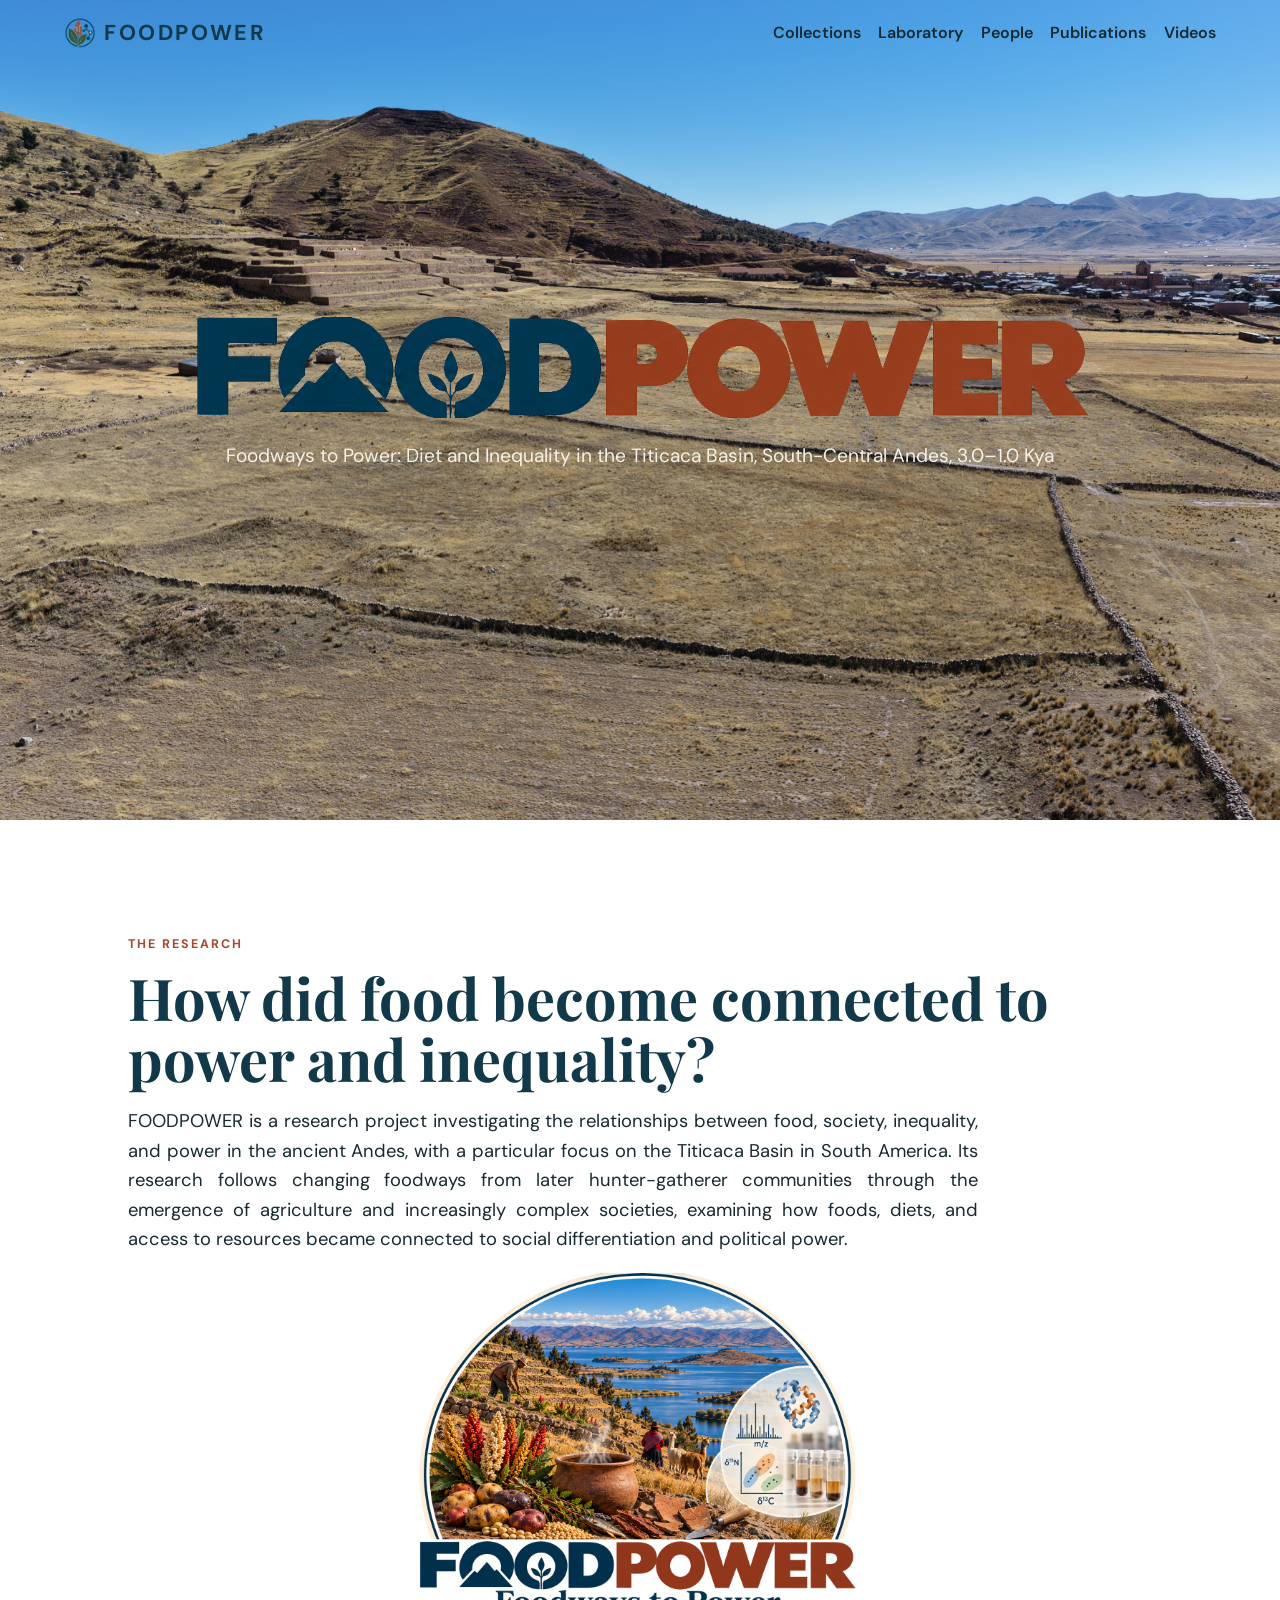
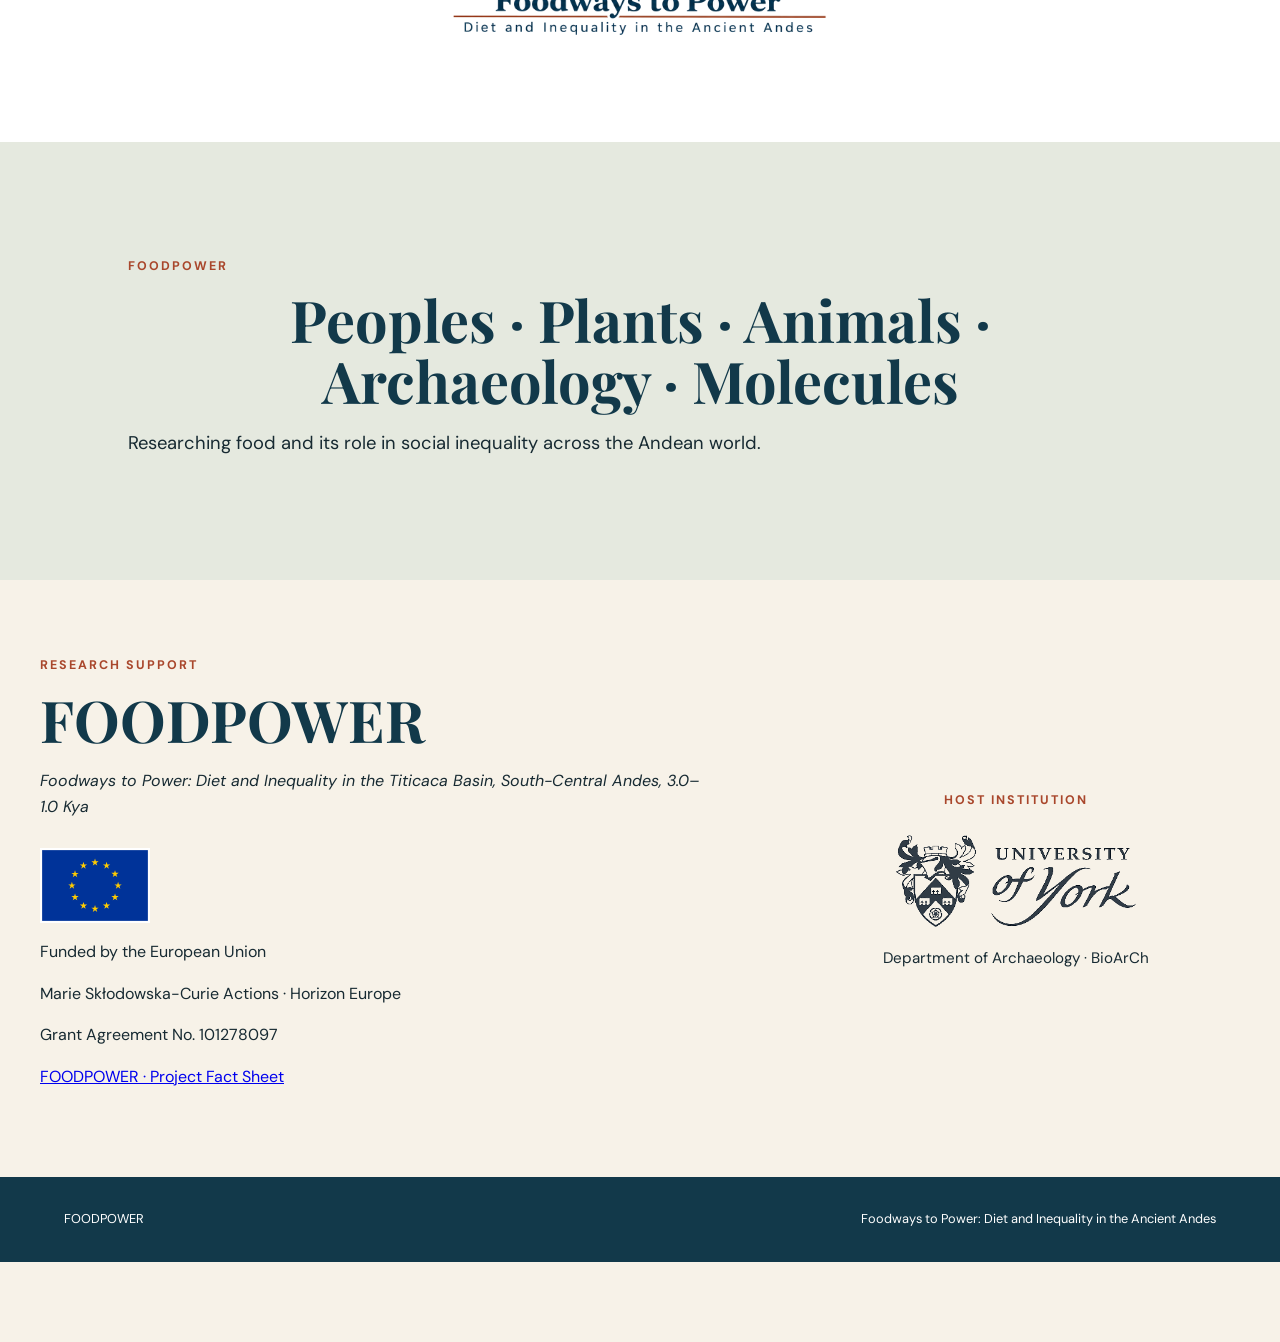
<file: index.html>
<!DOCTYPE html>
<html lang="en">
<head>
  <meta charset="UTF-8">
  <meta name="viewport" content="width=device-width, initial-scale=1.0">
  <title>FOODPOWER | Foodways to Power</title>
  <meta name="description" content="FOODPOWER — Foodways to Power: Diet and Inequality in the Titicaca Basin.">
  <link rel="stylesheet" href="styles.css">
</head>
<body class="home-page">
  <header class="site-header">
    <a class="brand" href="#top">
  <img src="emblem.png" alt="FOODPOWER emblem">
  <span>FOODPOWER</span>
</a>
      <nav>
<a href="collections.html">Collections</a>
<a href="laboratory.html">Laboratory</a>
<a href="people.html">People</a>
<a href="publications.html">Publications</a>
<a href="videos.html">Videos</a>
</nav>
  </header>

 <main id="top">
   <section class="hero-cover">
  <div class="hero-cover-content">
    <img src="foodpower-wordmark-clean.png" alt="FOODPOWER">
    <p>Foodways to Power: Diet and Inequality in the Titicaca Basin, South-Central Andes, 3.0–1.0 Kya</p>
  </div>
</section>
   <section id="project" class="intro section research-intro">
  <div class="research-intro-text">
    <p class="section-label">THE RESEARCH</p>

    <h2>How did food become connected to power and inequality?</h2>

    <p>
      FOODPOWER is a research project investigating the relationships between food, society, inequality,
      and power in the ancient Andes, with a particular focus on the Titicaca Basin in South America.
      Its research follows changing foodways from later hunter-gatherer communities through the
      emergence of agriculture and increasingly complex societies, examining how foods, diets, and
      access to resources became connected to social differentiation and political power.
    </p>
  </div>

  <div class="research-intro-logo">
    <img src="foodpower-logo.png" alt="FOODPOWER project logo">
  </div>
</section>
    
    <section id="people" class="closing section">
      <p class="section-label">FOODPOWER</p>
      <h2>Peoples · Plants · Animals · Archaeology · Molecules</h2>
      <p>Researching food and its role in social inequality across the Andean world.</p>
    </section>
  <section class="support-section">

  <div class="support-grid">

    <div class="funding-section">
      <p class="section-label">RESEARCH SUPPORT</p>

      <h2>FOODPOWER</h2>

      <p class="funding-subtitle">
        Foodways to Power: Diet and Inequality in the Titicaca Basin,
        South-Central Andes, 3.0–1.0 Kya
      </p>

      <div class="funding-content">

        <div class="funding-logo">
          <img src="EU-emblem_RGB.svg" alt="European Union">
        </div>

        <div class="funding-text">
          <p class="funding-statement">Funded by the European Union</p>
          <p>Marie Skłodowska-Curie Actions · Horizon Europe</p>
          <p>Grant Agreement No. 101278097</p>

          <p>
            <a href="https://cordis.europa.eu/project/id/101278097"
               target="_blank"
               rel="noopener">
              FOODPOWER · Project Fact Sheet
            </a>
          </p>
        </div>

      </div>
    </div>


    <div class="host-institution">
      <p class="section-label">HOST INSTITUTION</p>

      <img
        src="university-of-york-logo-transparent.png"
        alt="University of York"
      >

      <p>
        Department of Archaeology · BioArCh
      </p>
    </div>

  </div>

</section>

<footer>
    <span>FOODPOWER</span>
    <span>Foodways to Power: Diet and Inequality in the Ancient Andes</span>
  </footer>
<script>
  window.addEventListener('scroll', function () {
    const header = document.querySelector('.site-header');

    if (window.scrollY > 80) {
      header.classList.add('scrolled');
    } else {
      header.classList.remove('scrolled');
    }
  });
</script>
  
</body>
</html>
</file>
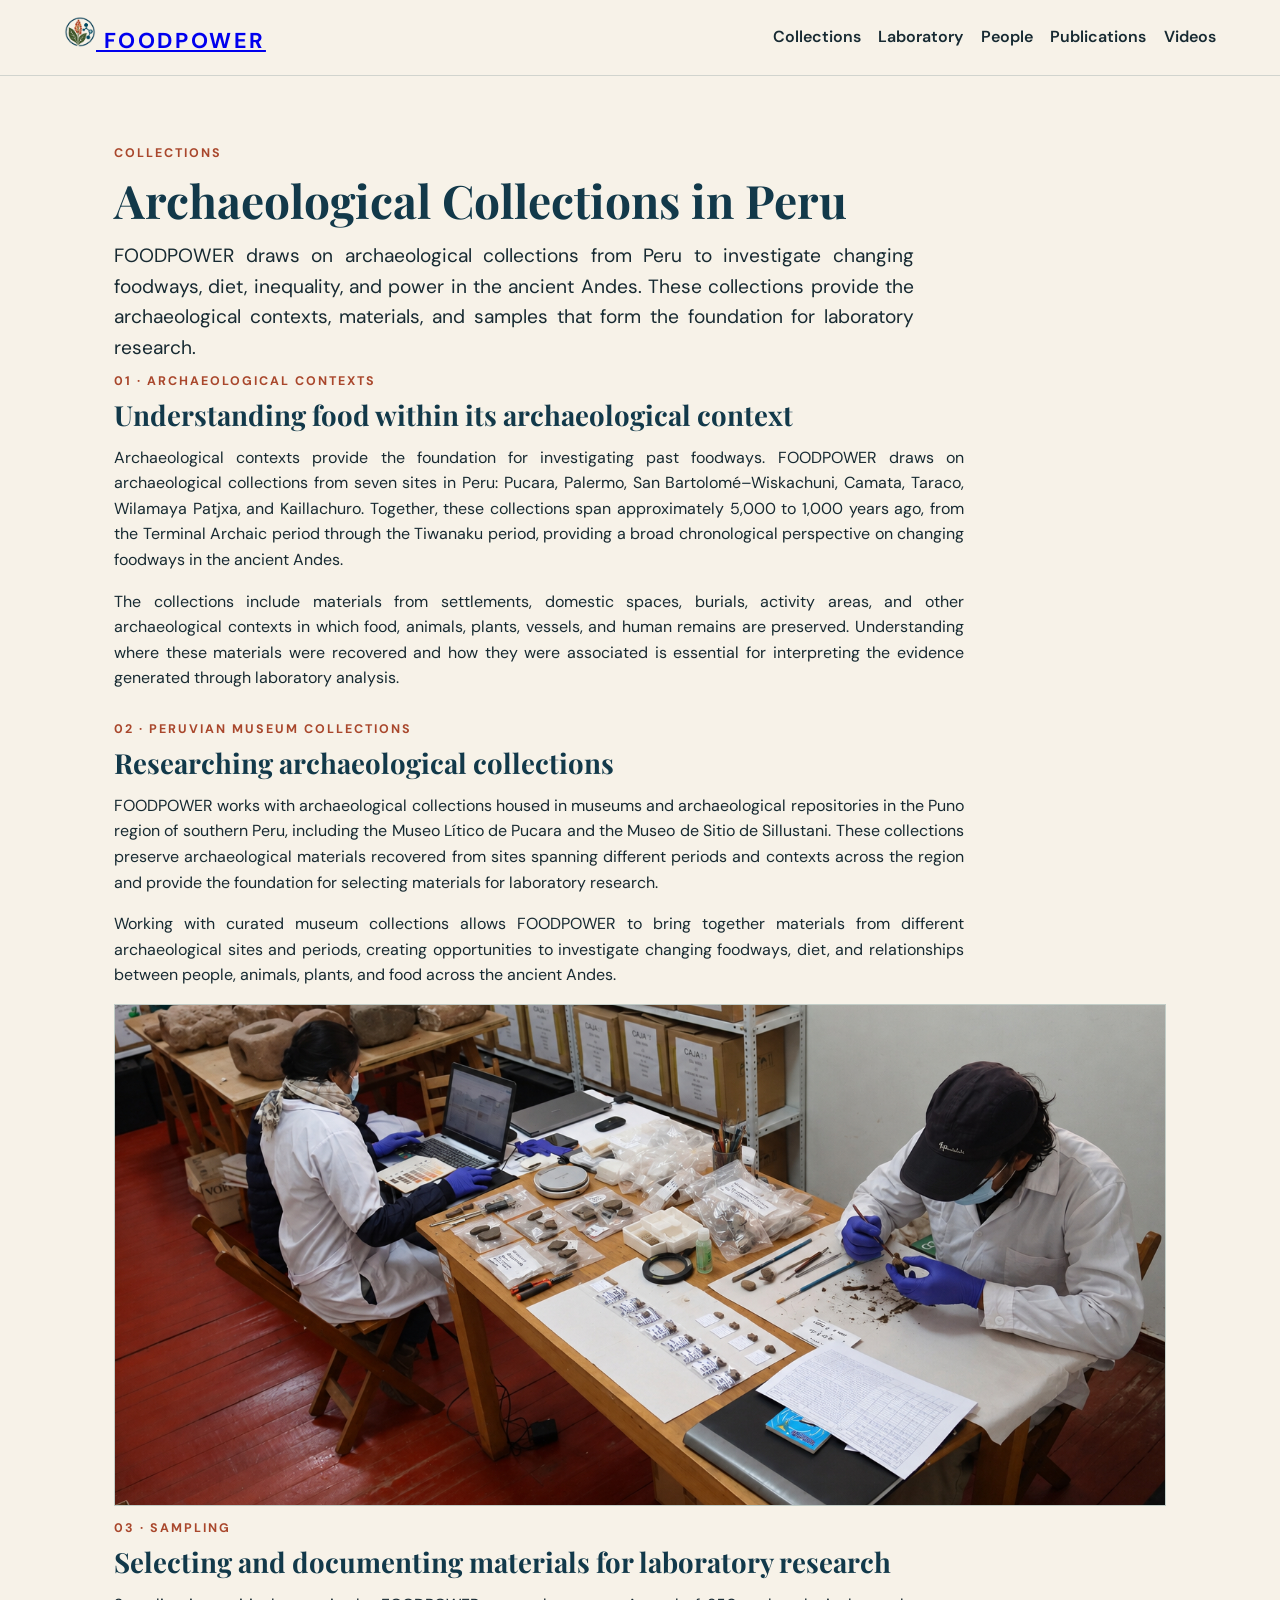
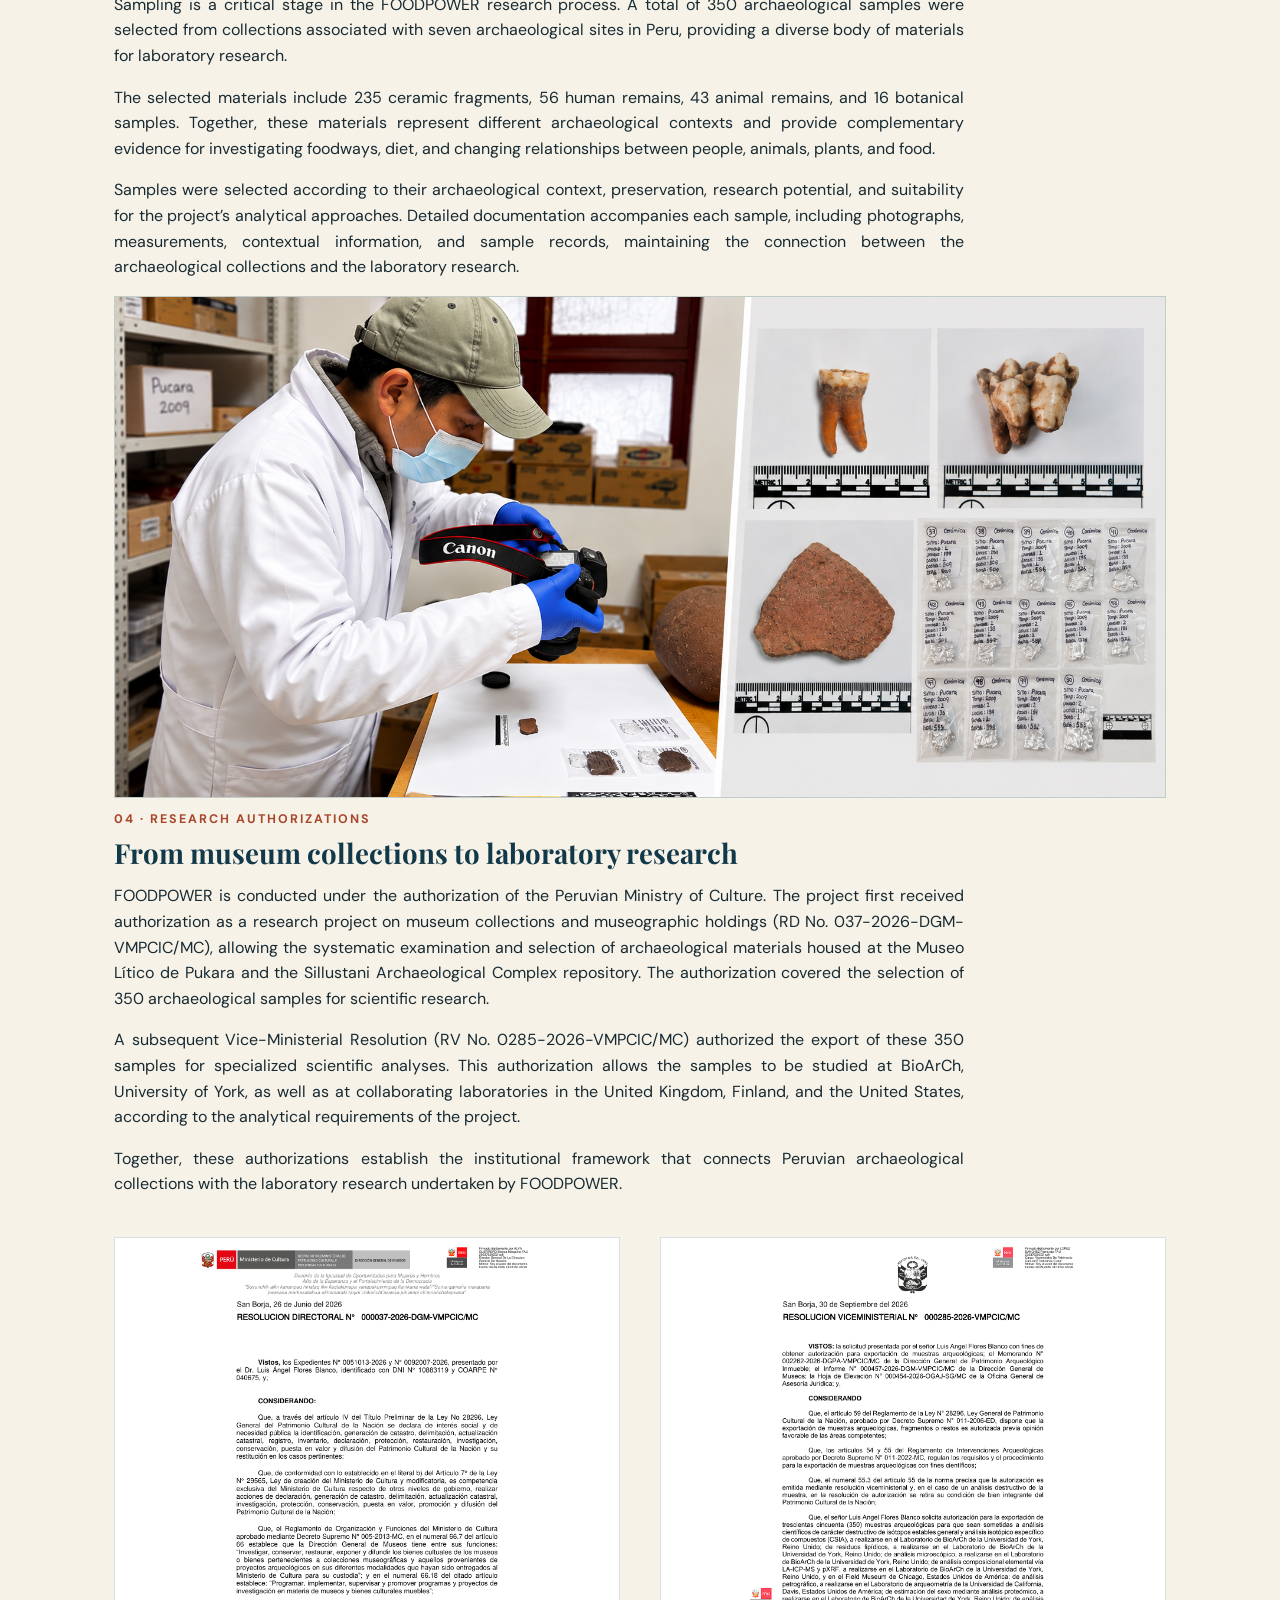
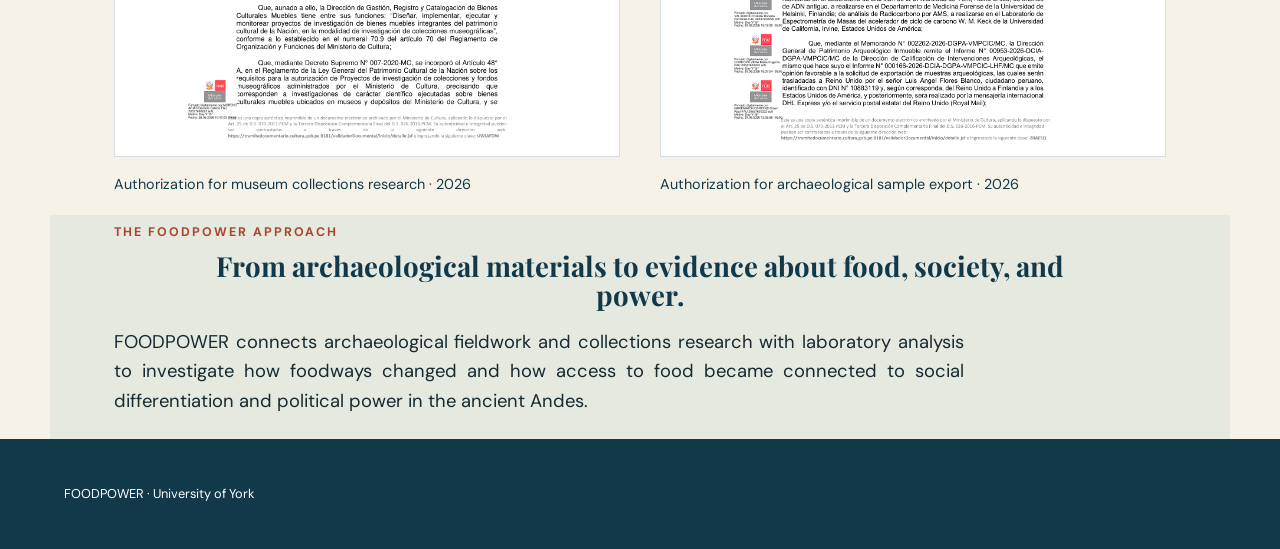
<file: collections.html>
<!DOCTYPE html>
<html lang="en">

<head>
  <meta charset="UTF-8">
  <meta name="viewport" content="width=device-width, initial-scale=1.0">

  <title>Collections · FOODPOWER</title>

  <link rel="preconnect" href="https://fonts.googleapis.com">
  <link rel="preconnect" href="https://fonts.gstatic.com" crossorigin>

  <link href="https://fonts.googleapis.com/css2?family=DM+Sans:wght@400;500;600&family=Playfair+Display:wght@500;600&display=swap" rel="stylesheet">

  <link rel="stylesheet" href="styles.css">
</head>


<body class="collections-page">
  
  <header class="site-header">

    <div class="brand">
  <a href="index.html"><img src="emblem.png" alt="FOODPOWER emblem"> FOODPOWER</a>
</div>

    <nav>
      <a href="collections.html">Collections</a>
      <a href="laboratory.html">Laboratory</a>
      <a href="people.html">People</a>
      <a href="publications.html">Publications</a>
      <a href="videos.html">Videos</a>
    </nav>

  </header>


  <main>

    <section class="hero">

      <p class="section-label">COLLECTIONS</p>

      <h1>Archaeological Collections in Peru</h1>

      <p class="lead">
  FOODPOWER draws on archaeological collections from Peru to investigate
  changing foodways, diet, inequality, and power in the ancient Andes.
  These collections provide the archaeological contexts, materials, and
  samples that form the foundation for laboratory research.
</p>

    </section>

<section class="section">

  <p class="section-label">01 · ARCHAEOLOGICAL CONTEXTS</p>

  <h2>Understanding food within its archaeological context</h2>

  <p>
    Archaeological contexts provide the foundation for investigating past foodways. FOODPOWER draws on archaeological collections from seven sites in Peru: 
    Pucara, Palermo, San Bartolomé–Wiskachuni, Camata, Taraco, Wilamaya Patjxa, and Kaillachuro. 
    Together, these collections span approximately 5,000 to 1,000 years ago, 
    from the Terminal Archaic period through the Tiwanaku period, providing a broad chronological perspective on changing foodways in the ancient Andes.
</p>

      <p>
The collections include materials from settlements, domestic spaces, burials, activity areas, and other archaeological contexts in which food, animals, plants, vessels, and human remains are preserved. 
        Understanding where these materials were recovered and how they were associated is essential for interpreting the evidence generated through laboratory analysis.
  </p>

  
</section>

<section class="section">

  <p class="section-label">02 · PERUVIAN MUSEUM COLLECTIONS</p>

      <h2>Researching archaeological collections</h2>

      <p>
        FOODPOWER works with archaeological collections housed in museums and archaeological repositories in the Puno region of southern Peru, 
        including the Museo Lítico de Pucara and the Museo de Sitio de Sillustani. These collections preserve archaeological materials recovered 
        from sites spanning different periods and contexts across the region 
        and provide the foundation for selecting materials for laboratory research.
      </p>

      <p>
        Working with curated museum collections allows FOODPOWER to bring together materials from different archaeological sites and periods, creating opportunities to investigate 
        changing foodways, diet, and relationships between people, animals, plants, and food across the ancient Andes.
      </p>

      <div class="fieldwork-image-placeholder">
  <img src="museum-collections.JPG" alt="Archaeological museum collections">
</div>

    </section>

    <section class="section">

      <p class="section-label">03 · SAMPLING</p>

      <h2>Selecting and documenting materials for laboratory research</h2>

      <p>
        Sampling is a critical stage in the FOODPOWER research process. 
        A total of 350 archaeological samples were selected from collections associated with seven archaeological sites in Peru, 
        providing a diverse body of materials for laboratory research.
      </p>

      <p>
        The selected materials include 235 ceramic fragments, 56 human remains, 43 animal remains, and 16 botanical samples. 
        Together, these materials represent different archaeological contexts 
        and provide complementary evidence for investigating foodways, diet, and changing relationships between people, animals, plants, and food.
       </p>
      <p>
        Samples were selected according to their archaeological context, preservation, research potential, 
      and suitability for the project’s analytical approaches. Detailed documentation accompanies each sample, including photographs, measurements, 
      contextual information, and sample records, maintaining the connection between the archaeological collections and the laboratory research.
      </p>

      <div class="fieldwork-image-placeholder">
  <img src="sampling-image.png" alt="Archaeological sampling and documentation">
</div>

       </section>


    <section class="section">

      <p class="section-label">04 · RESEARCH AUTHORIZATIONS</p>

      <h2>From museum collections to laboratory research</h2>

      <p>
        FOODPOWER is conducted under the authorization of the Peruvian Ministry of Culture. 
        The project first received authorization as a research project on museum collections 
        and museographic holdings (RD No. 037-2026-DGM-VMPCIC/MC), allowing the 
        systematic examination and selection of archaeological materials housed at the Museo Lítico de Pukara 
        and the Sillustani Archaeological Complex repository. 
        The authorization covered the selection of 350 archaeological samples for scientific research.
      </p>

      <p>
        A subsequent Vice-Ministerial Resolution (RV No. 0285-2026-VMPCIC/MC) authorized the export of these 350 samples for specialized scientific analyses. 
        This authorization allows the samples to be studied at BioArCh, University of York, 
        as well as at collaborating laboratories in the United Kingdom, Finland, and the United States, according to the analytical requirements of the project.
      </p>

      <p>
        Together, these authorizations establish the institutional framework that connects 
        Peruvian archaeological collections with the laboratory research undertaken by FOODPOWER.

         </p>
<div class="authorizations-grid">

  <div class="authorization-document">
    <a href="RESOLUCION DIRECTORAL N 000037-2026-DGM-VMPCIC-MC.pdf" target="_blank">
      <img src="resolucion-colecciones.png" alt="Resolution authorizing the FOODPOWER museum collections research project">
    </a>
    <p>Authorization for museum collections research · 2026</p>
  </div>

  <div class="authorization-document">
    <a href="RESOLUCION VICEMINISTERIAL-000285-2026-VMPCIC.pdf" target="_blank">
      <img src="resolucion-exportacion.png" alt="Resolution authorizing the export of archaeological samples">
    </a>
    <p>Authorization for archaeological sample export · 2026</p>
  </div>

</div>
    </section>


    <section class="section closing">

      <p class="section-label">THE FOODPOWER APPROACH</p>

      <h2>
        From archaeological materials to evidence about food, society, and power.
      </h2>

      <p>
        FOODPOWER connects archaeological fieldwork and collections research
        with laboratory analysis to investigate how foodways changed and how
        access to food became connected to social differentiation and political
        power in the ancient Andes.
      </p>

    </section>

  </main>


  <footer>

    <p>
      FOODPOWER · University of York
    </p>

  </footer>


</body>
</html>
</file>
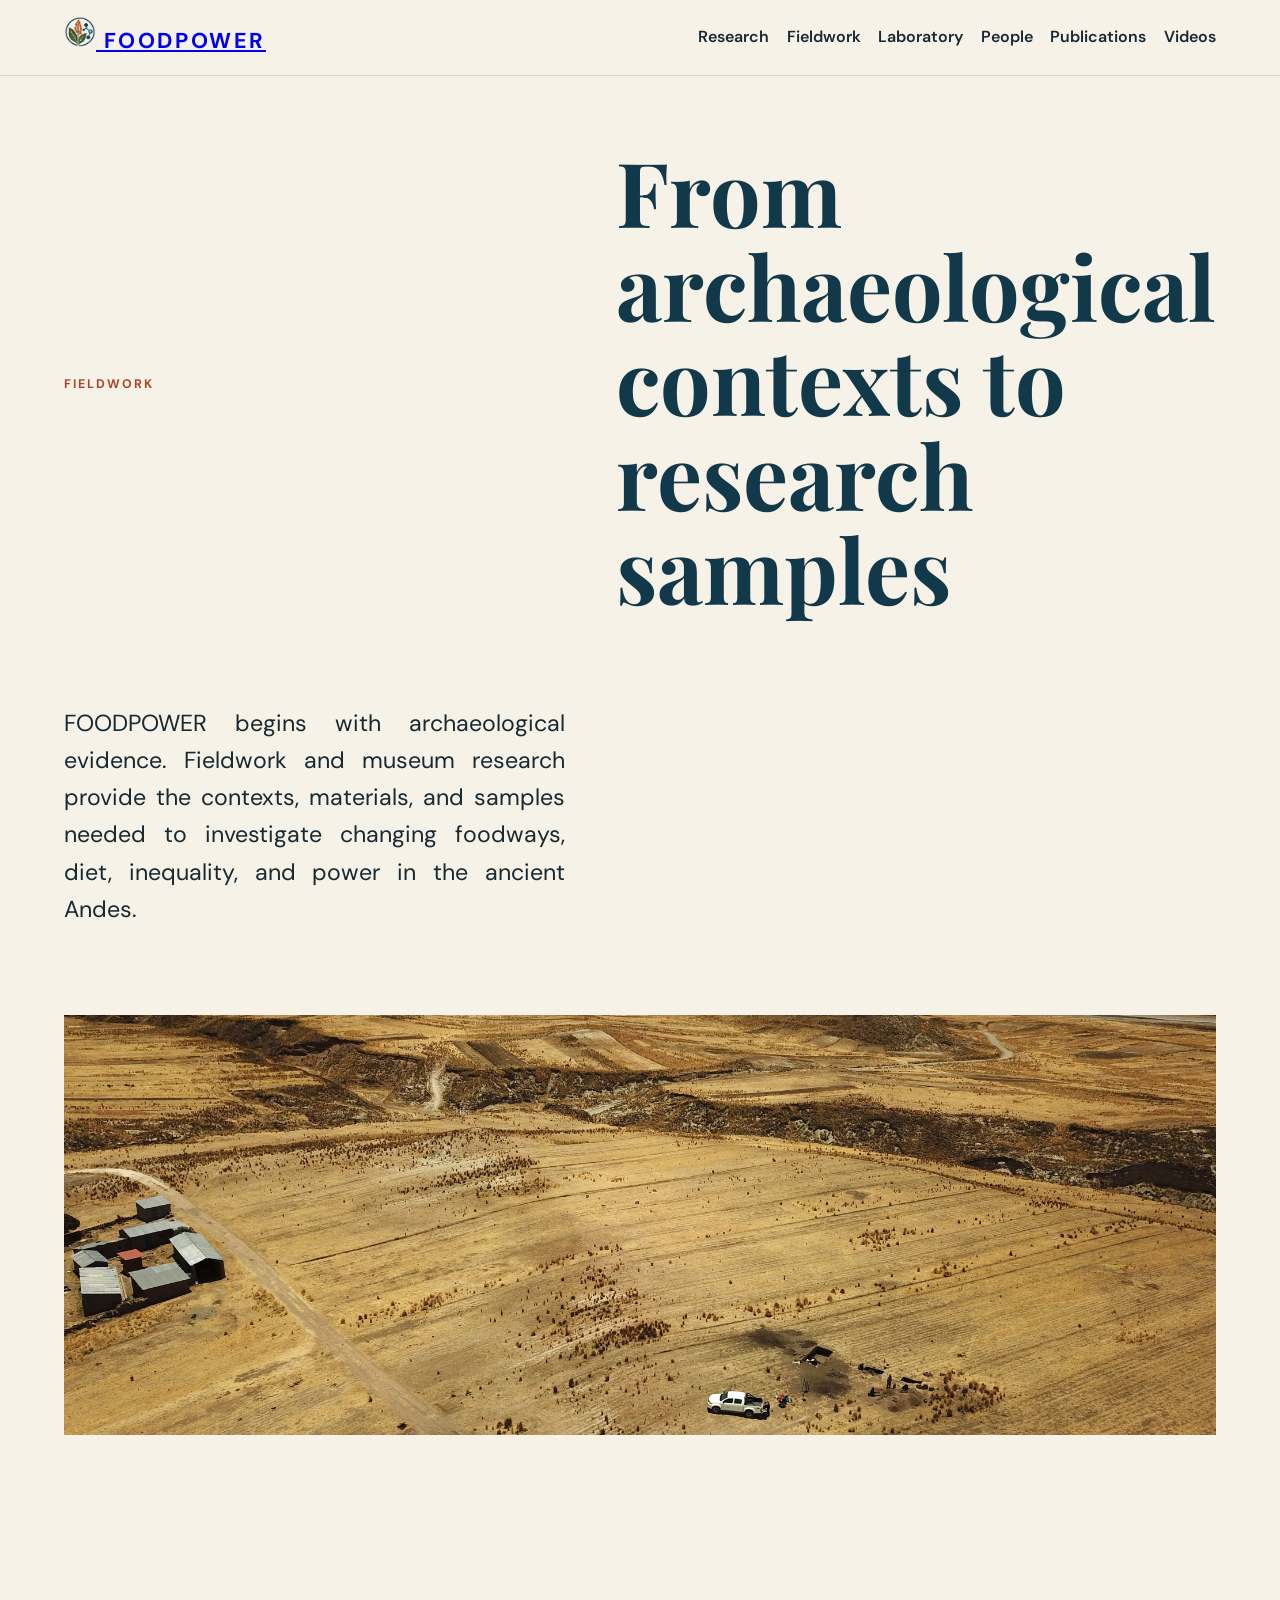
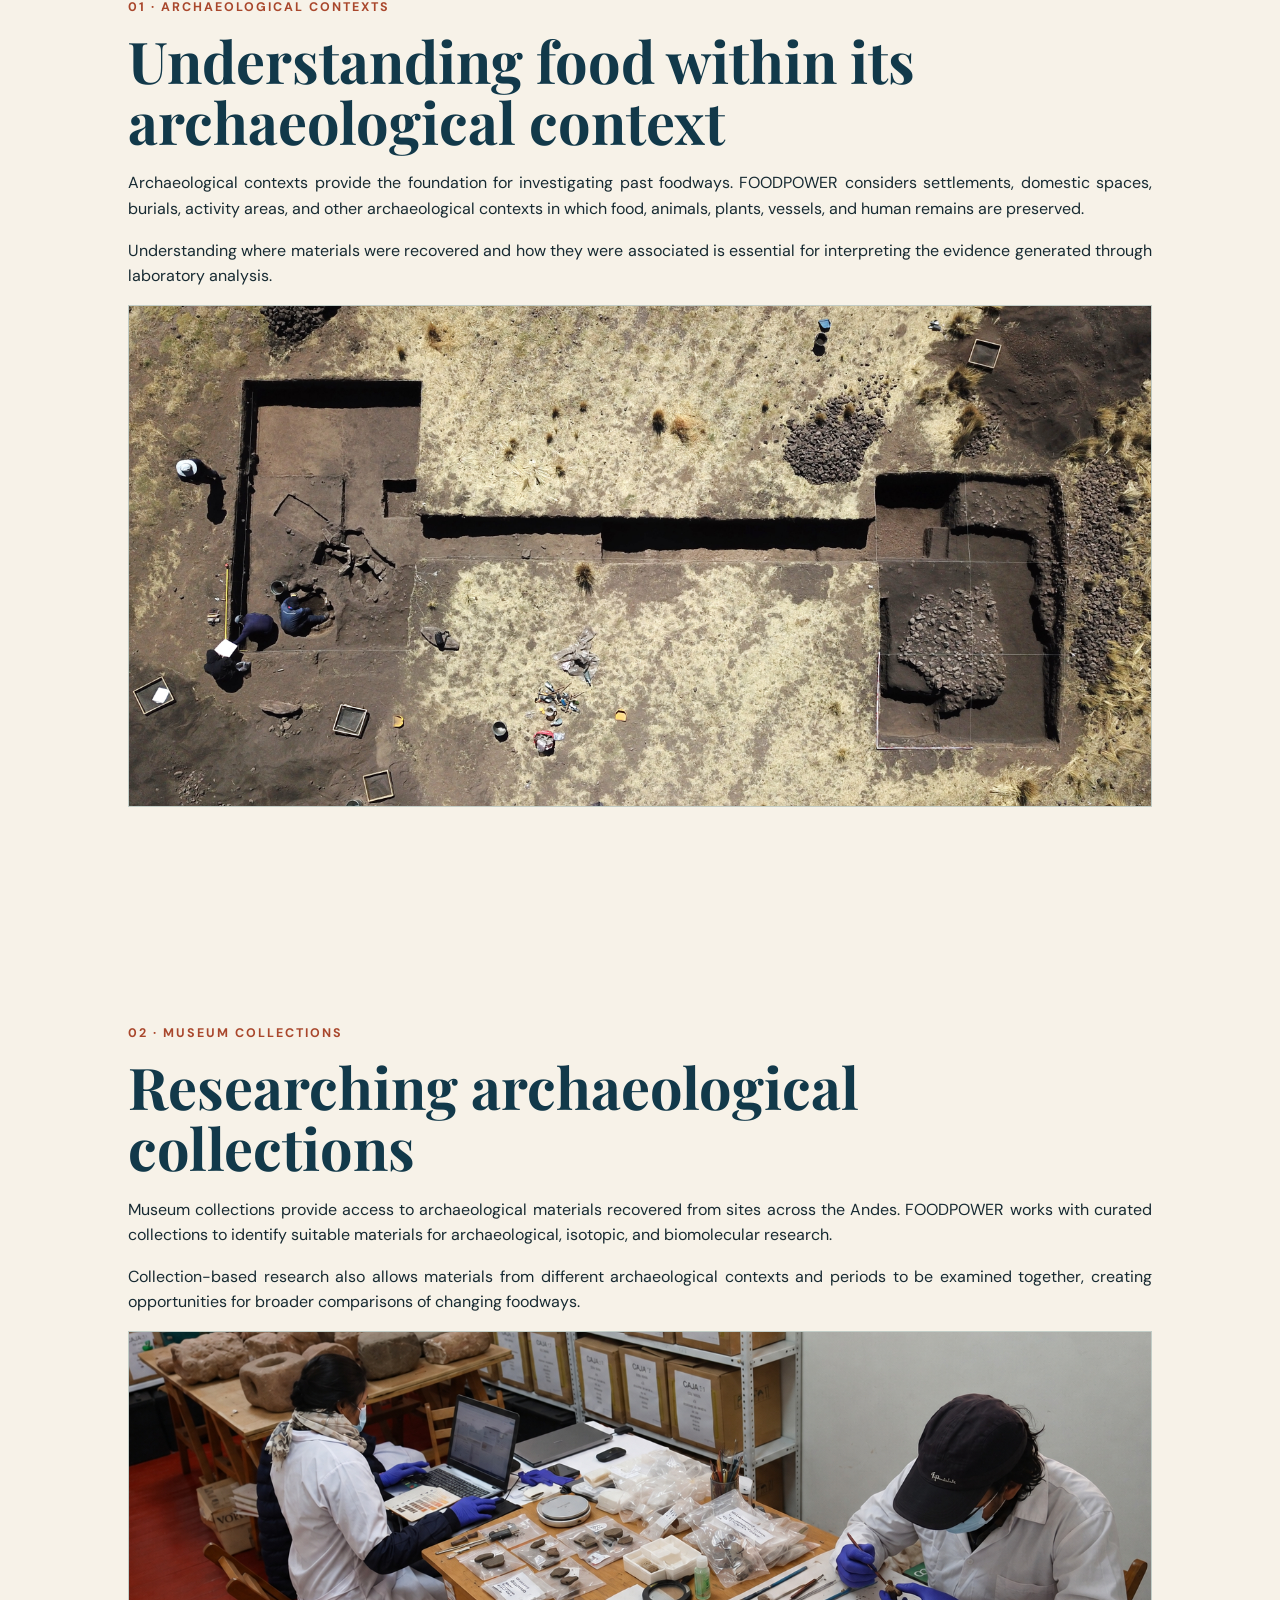
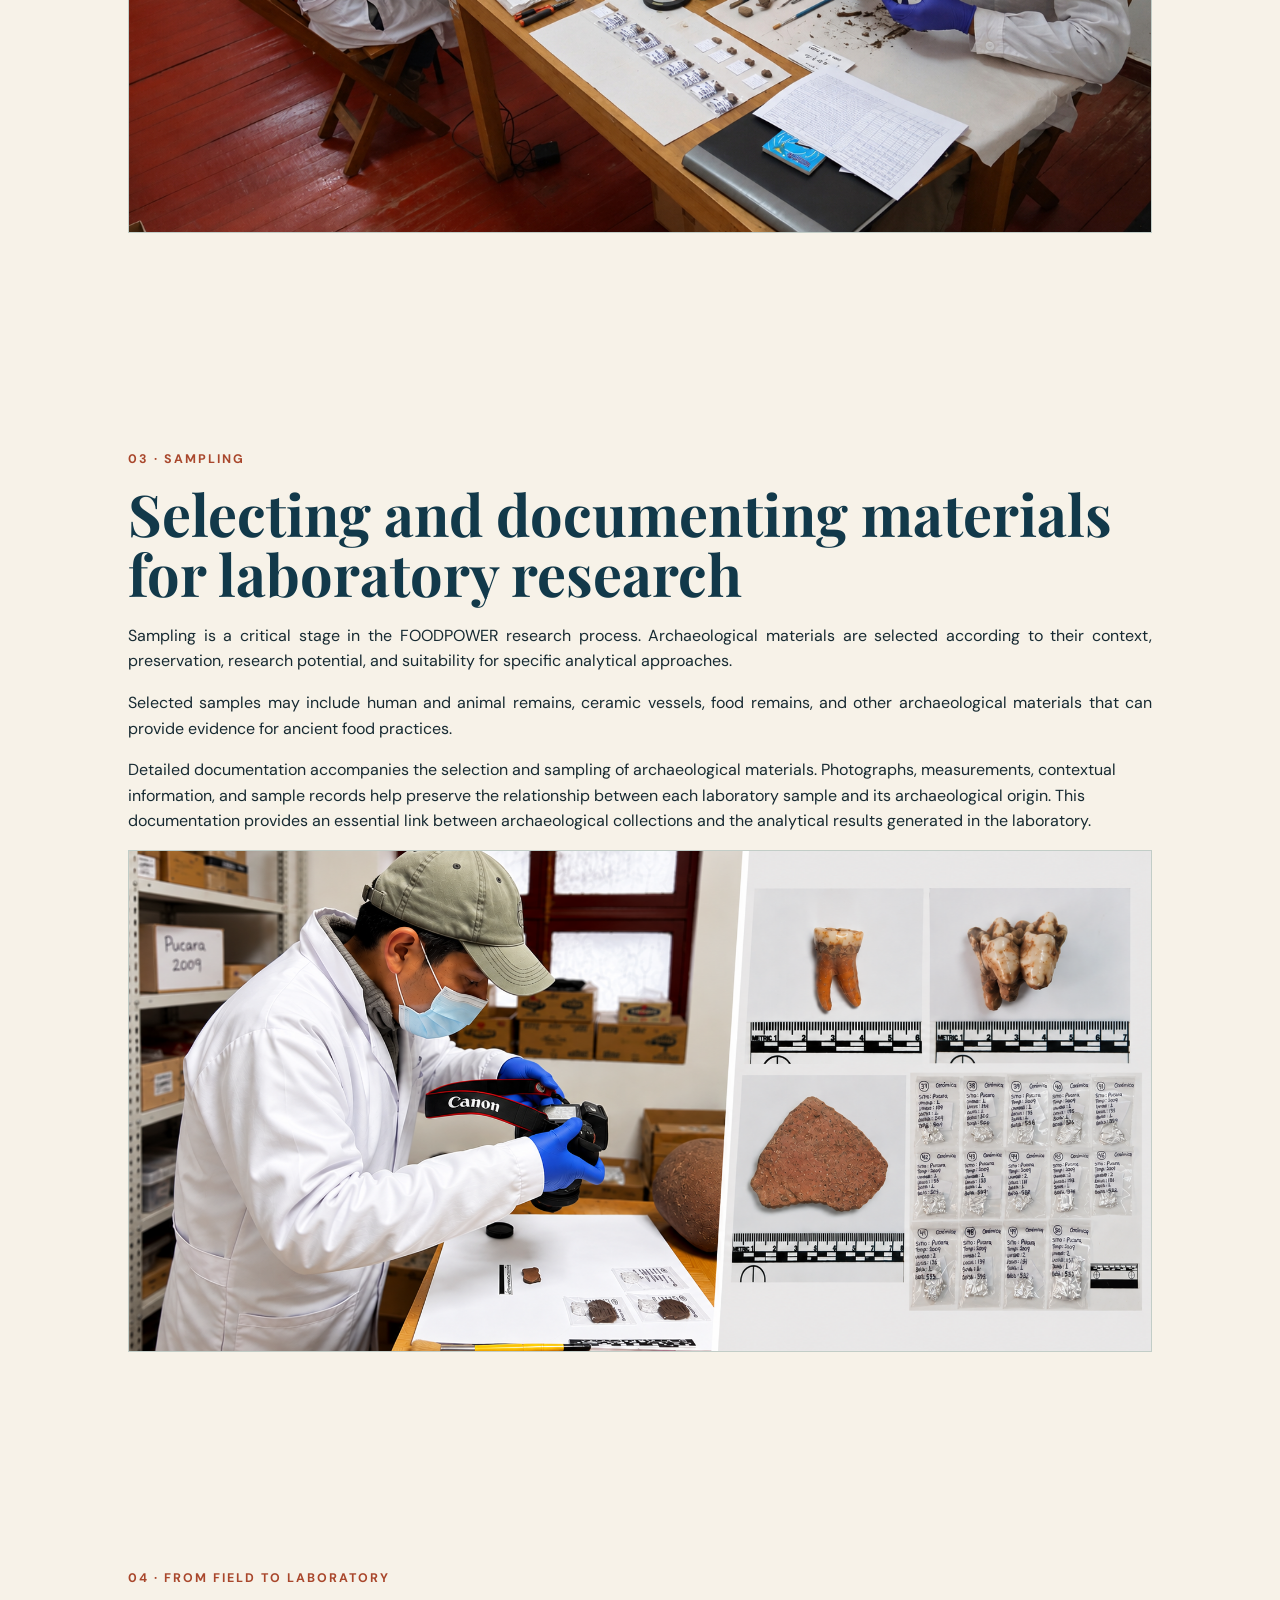
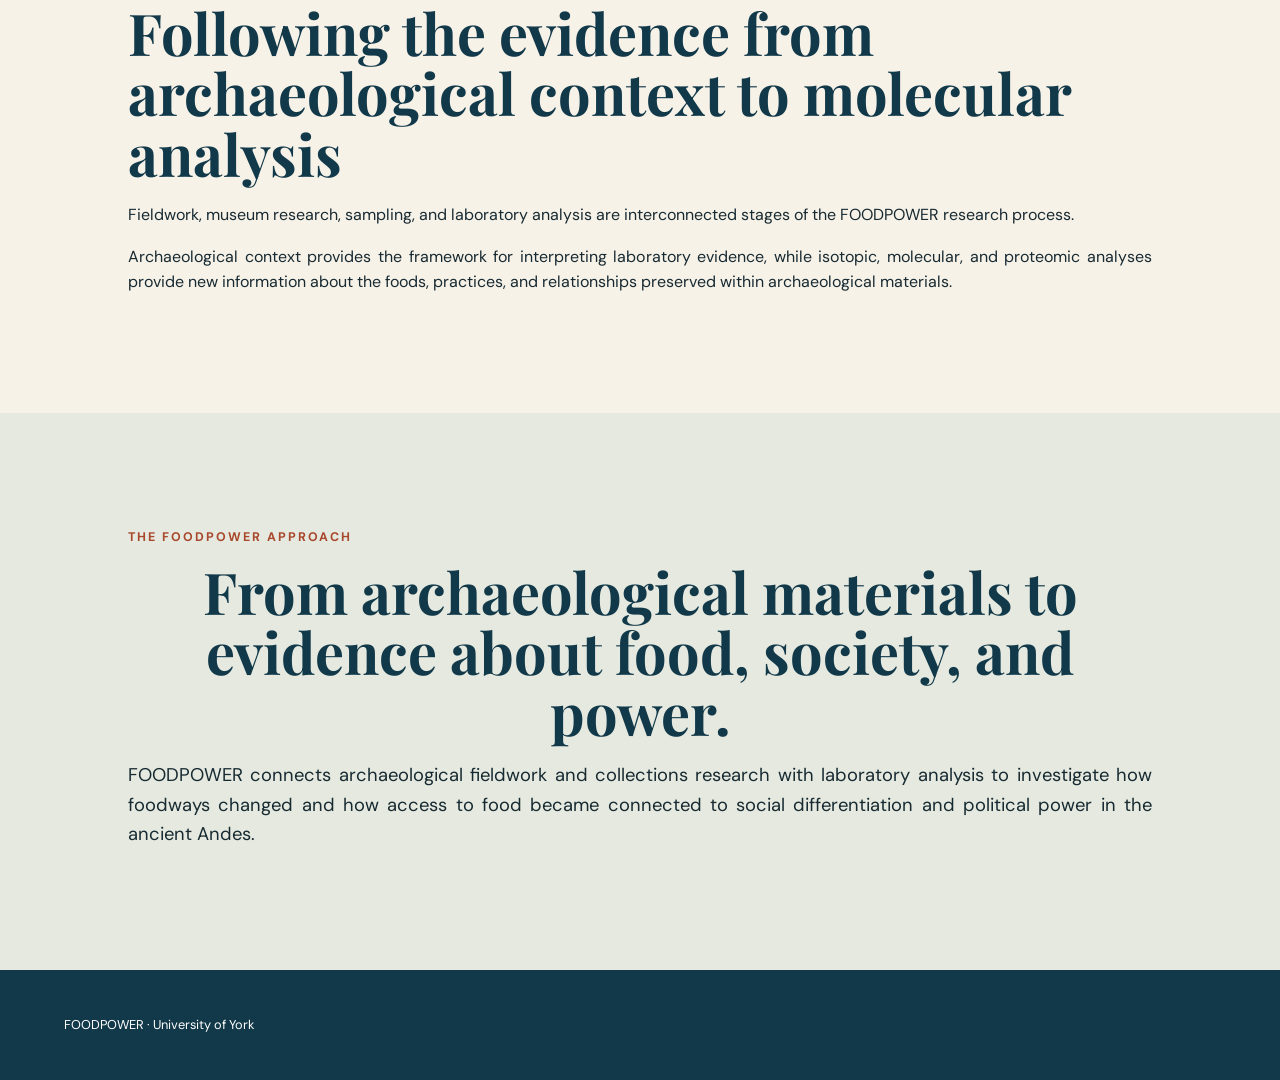
<file: fieldwork.html>
<!DOCTYPE html>
<html lang="en">

<head>
  <meta charset="UTF-8">
  <meta name="viewport" content="width=device-width, initial-scale=1.0">

  <title>Fieldwork · FOODPOWER</title>

  <link rel="preconnect" href="https://fonts.googleapis.com">
  <link rel="preconnect" href="https://fonts.gstatic.com" crossorigin>

  <link href="https://fonts.googleapis.com/css2?family=DM+Sans:wght@400;500;600&family=Playfair+Display:wght@500;600&display=swap" rel="stylesheet">

  <link rel="stylesheet" href="styles.css">
</head>


<body class="fieldwork-page">

  <header class="site-header">

    <div class="brand">
  <a href="index.html"><img src="emblem.png" alt="FOODPOWER emblem"> FOODPOWER</a>
</div>

    <nav>
      <a href="research.html">Research</a>
      <a href="fieldwork.html">Fieldwork</a>
      <a href="laboratory.html">Laboratory</a>
      <a href="people.html">People</a>
      <a href="publications.html">Publications</a>
      <a href="videos.html">Videos</a>
    </nav>

  </header>


  <main>

    <section class="hero">

      <p class="section-label">FIELDWORK</p>

      <h1>From archaeological contexts to research samples</h1>

      <p class="lead">
        FOODPOWER begins with archaeological evidence. Fieldwork and museum
        research provide the contexts, materials, and samples needed to
        investigate changing foodways, diet, inequality, and power in the
        ancient Andes.
      </p>

    </section>
<div class="fieldwork-site-image">
  <img src="fieldwork-site.jpg" alt="Aerial view of an archaeological site in the Andes">
</div>

    <section class="section">

      <p class="section-label">01 · ARCHAEOLOGICAL CONTEXTS</p>

      <h2>Understanding food within its archaeological context</h2>

      <p>
        Archaeological contexts provide the foundation for investigating past
        foodways. FOODPOWER considers settlements, domestic spaces, burials,
        activity areas, and other archaeological contexts in which food,
        animals, plants, vessels, and human remains are preserved.
      </p>

      <p>
        Understanding where materials were recovered and how they were
        associated is essential for interpreting the evidence generated through
        laboratory analysis.
      </p>

      <div class="fieldwork-image-placeholder">
  <img src="fieldwork-contexts.jpg" alt="Archaeological landscape and fieldwork in the Andes">
</div>

    </section>


    <section class="section">

      <p class="section-label">02 · MUSEUM COLLECTIONS</p>

      <h2>Researching archaeological collections</h2>

      <p>
        Museum collections provide access to archaeological materials recovered
        from sites across the Andes. FOODPOWER works with curated collections
        to identify suitable materials for archaeological, isotopic, and
        biomolecular research.
      </p>

      <p>
        Collection-based research also allows materials from different
        archaeological contexts and periods to be examined together, creating
        opportunities for broader comparisons of changing foodways.
      </p>

      <div class="fieldwork-image-placeholder">
  <img src="museum-collections.JPG" alt="Archaeological museum collections">
</div>

    </section>

    <section class="section">

      <p class="section-label">03 · SAMPLING</p>

      <h2>Selecting and documenting materials for laboratory research</h2>

      <p>
        Sampling is a critical stage in the FOODPOWER research process.
        Archaeological materials are selected according to their context,
        preservation, research potential, and suitability for specific
        analytical approaches.
      </p>

      <p>
        Selected samples may include human and animal remains, ceramic vessels,
        food remains, and other archaeological materials that can provide
        evidence for ancient food practices.
       </p>
        Detailed documentation accompanies the selection and sampling of
        archaeological materials. Photographs, measurements, contextual
        information, and sample records help preserve the relationship between
        each laboratory sample and its archaeological origin.
      This documentation provides an essential link between archaeological
        collections and the analytical results generated in the laboratory.
      </p>

      <div class="fieldwork-image-placeholder">
  <img src="sampling-image.png" alt="Archaeological sampling and documentation">
</div>

       </section>


    <section class="section">

      <p class="section-label">04 · FROM FIELD TO LABORATORY</p>

      <h2>Following the evidence from archaeological context to molecular analysis</h2>

      <p>
        Fieldwork, museum research, sampling, and laboratory analysis are
        interconnected stages of the FOODPOWER research process.
      </p>

      <p>
        Archaeological context provides the framework for interpreting
        laboratory evidence, while isotopic, molecular, and proteomic analyses
        provide new information about the foods, practices, and relationships
        preserved within archaeological materials.
      </p>

    </section>


    <section class="section closing">

      <p class="section-label">THE FOODPOWER APPROACH</p>

      <h2>
        From archaeological materials to evidence about food, society, and power.
      </h2>

      <p>
        FOODPOWER connects archaeological fieldwork and collections research
        with laboratory analysis to investigate how foodways changed and how
        access to food became connected to social differentiation and political
        power in the ancient Andes.
      </p>

    </section>

  </main>


  <footer>

    <p>
      FOODPOWER · University of York
    </p>

  </footer>


</body>
</html>
</file>
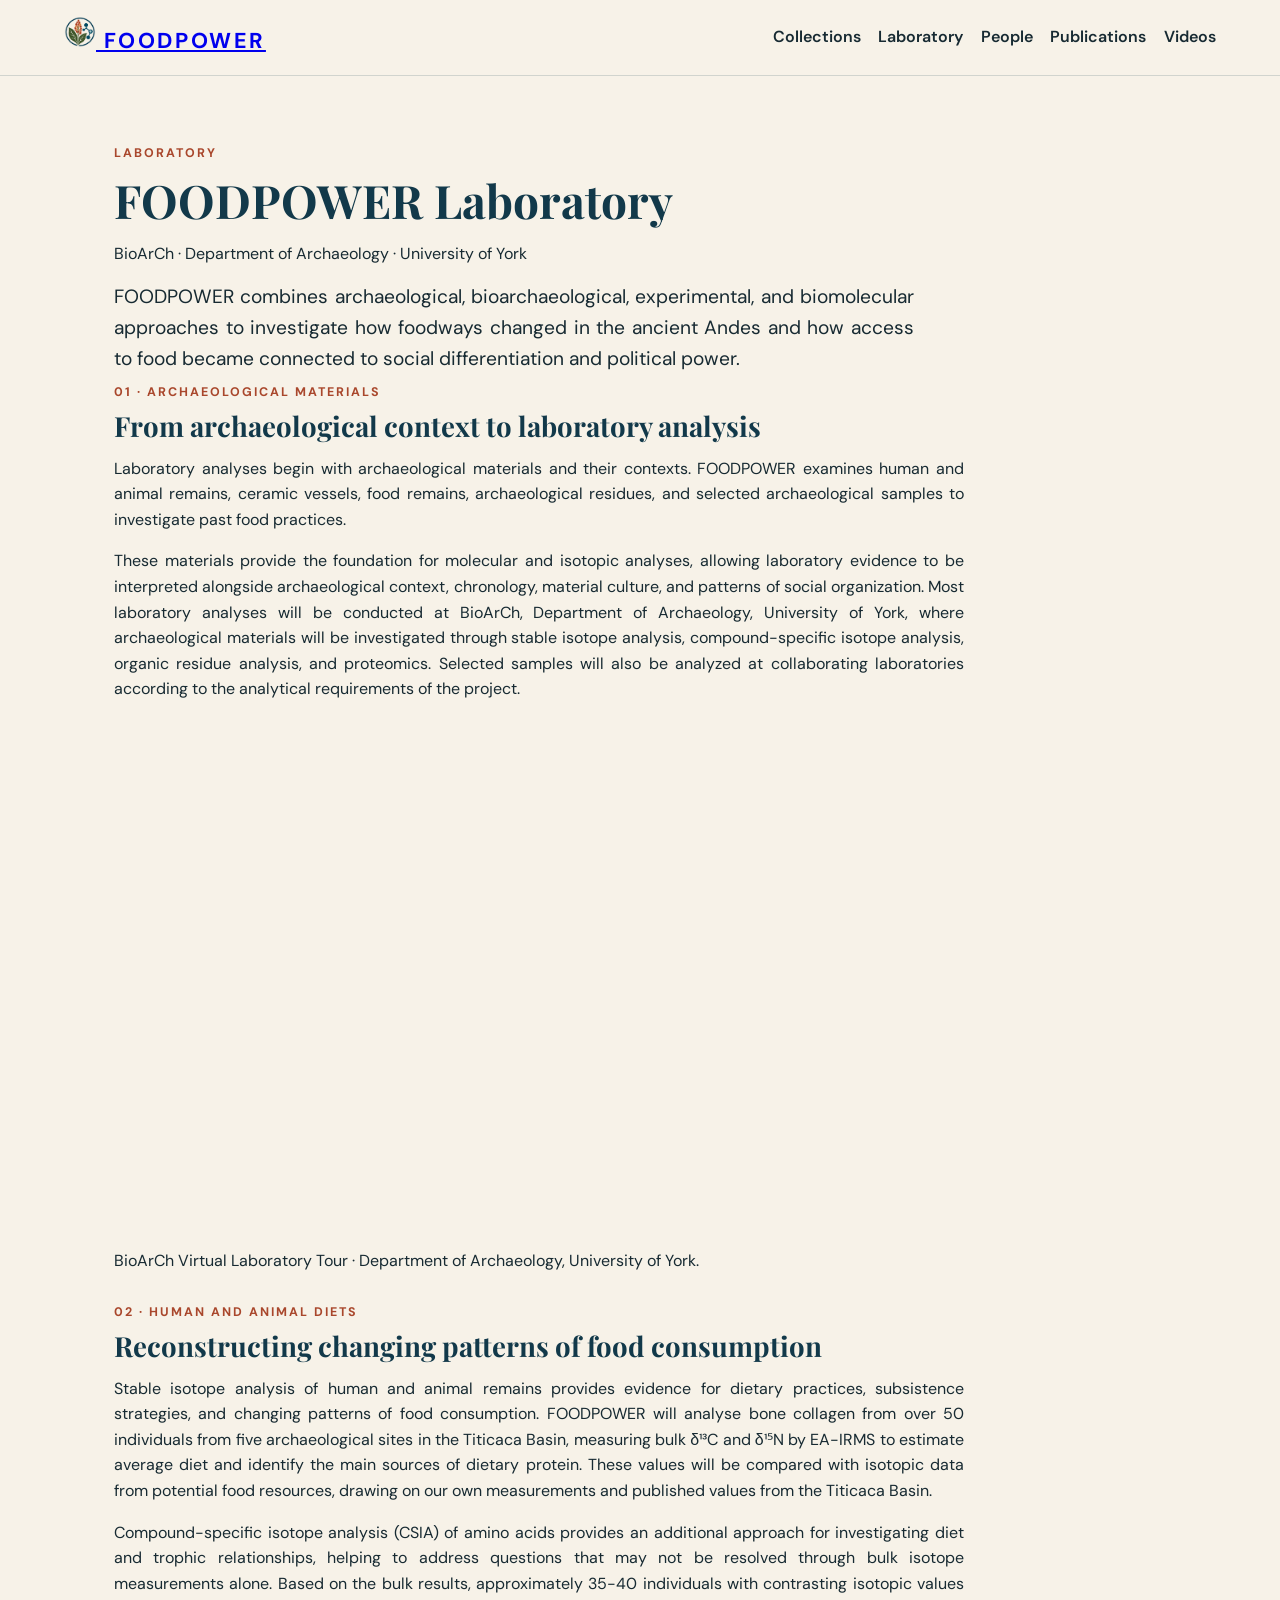
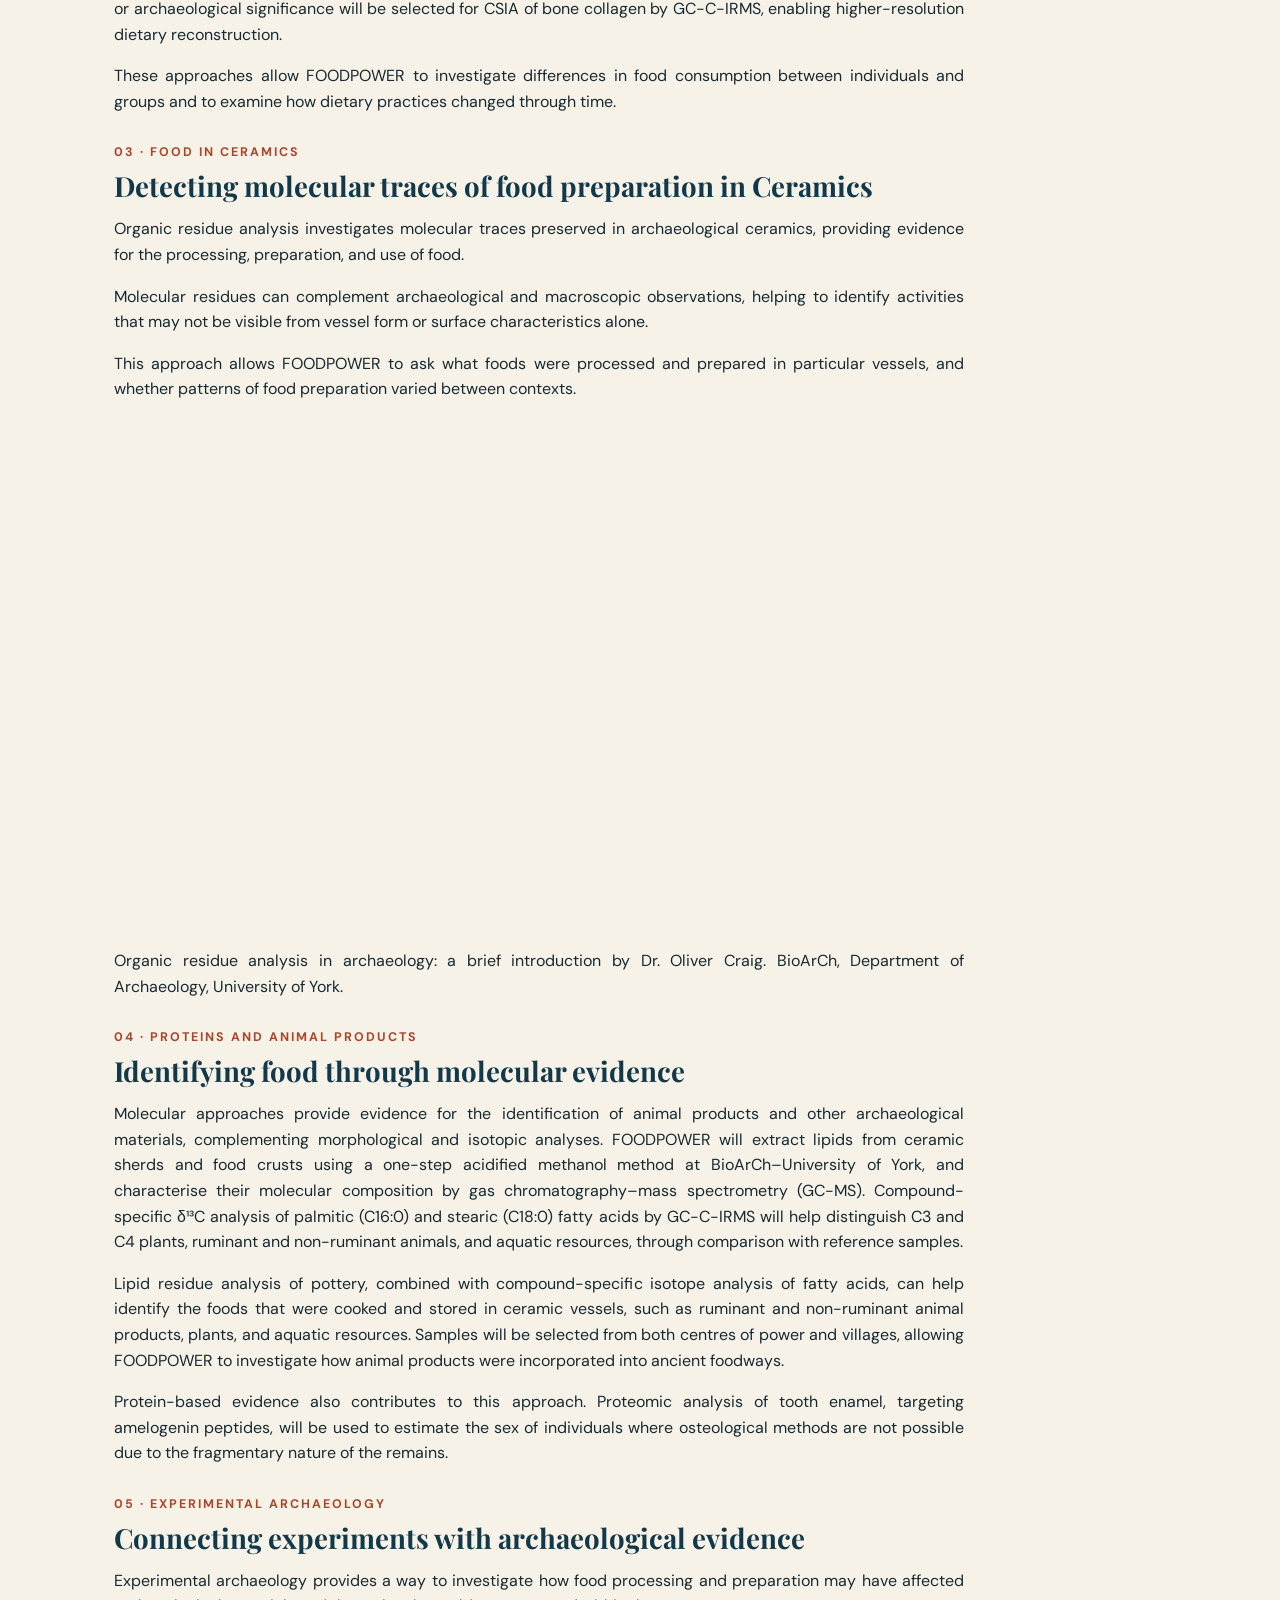
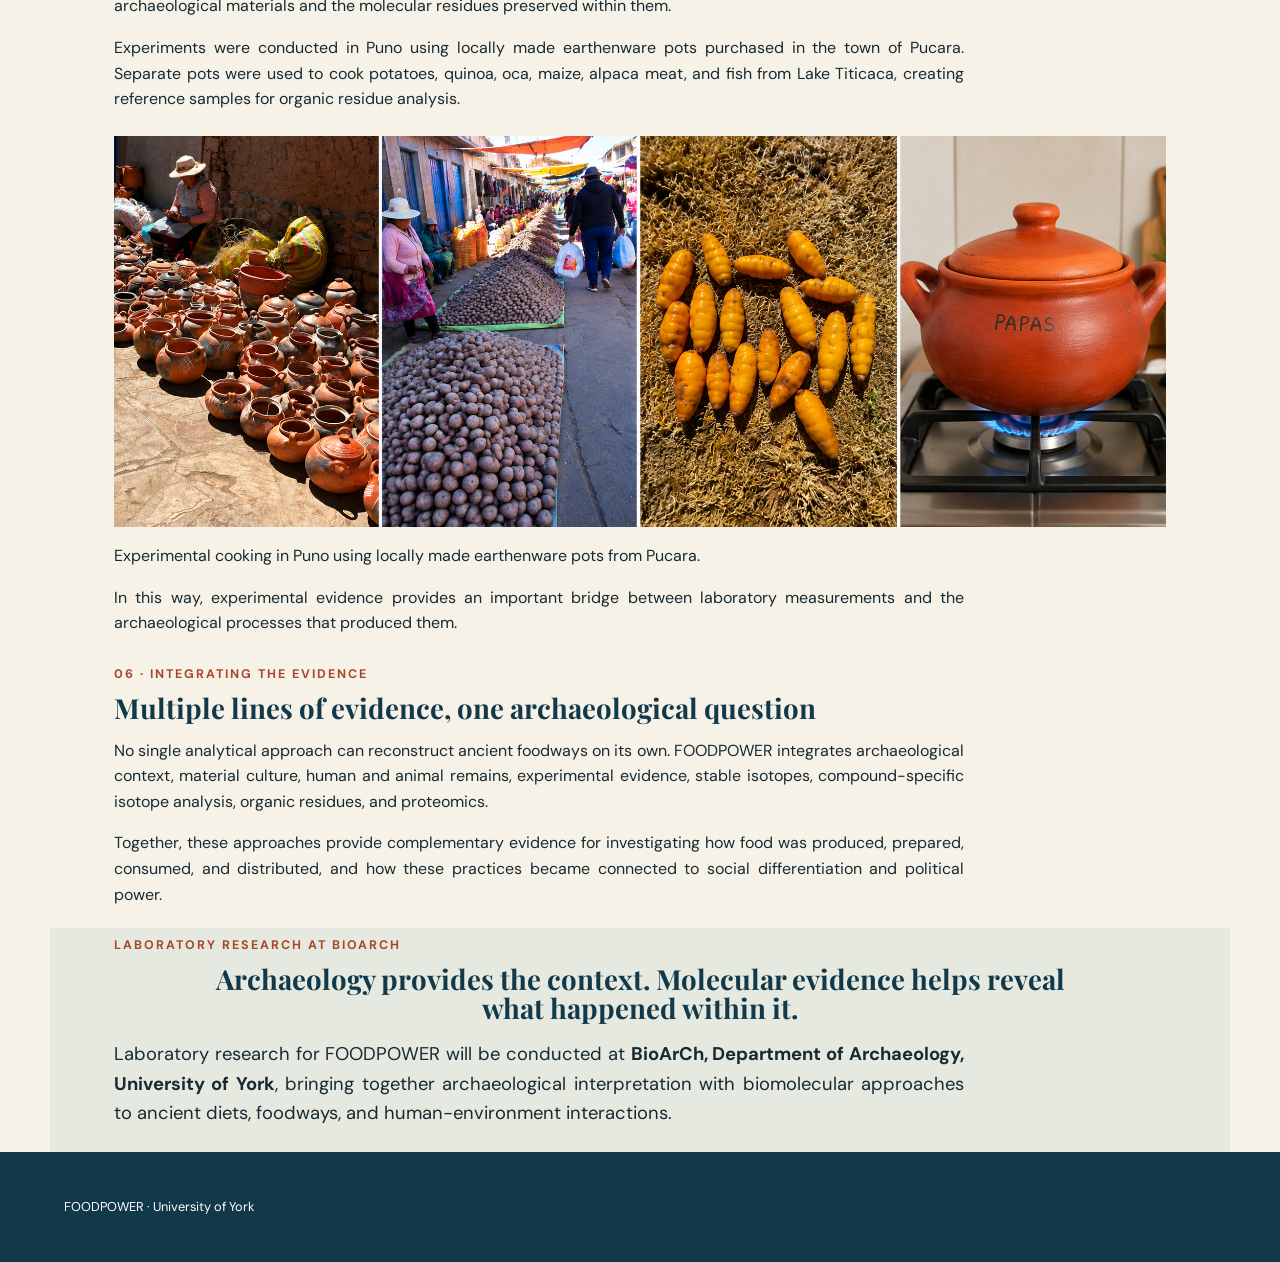
<file: laboratory.html>
<!DOCTYPE html>
<html lang="en">

<head>
  <meta charset="UTF-8">
  <meta name="viewport" content="width=device-width, initial-scale=1.0">

  <title>Laboratory · FOODPOWER</title>

  <link rel="preconnect" href="https://fonts.googleapis.com">
  <link rel="preconnect" href="https://fonts.gstatic.com" crossorigin>

  <link href="https://fonts.googleapis.com/css2?family=DM+Sans:wght@400;500;600&family=Playfair+Display:wght@500;600&display=swap" rel="stylesheet">

  <link rel="stylesheet" href="styles.css">
</head>


<body class="laboratory-page">

  <header class="site-header">

    <div class="brand">
  <a href="index.html"><img src="emblem.png" alt="FOODPOWER emblem"> FOODPOWER</a>
</div>

    <nav>
      <a href="collections.html">Collections</a>
      <a href="laboratory.html">Laboratory</a>
      <a href="people.html">People</a>
      <a href="publications.html">Publications</a>
      <a href="videos.html">Videos</a>
    </nav>

  </header>


  <main>

    <section class="hero">

      <p class="section-label">LABORATORY</p>

      <h1>FOODPOWER Laboratory</h1>
          <p class="lab-affiliation">
  BioArCh · Department of Archaeology · University of York
</p>

      <p class="lead">
        FOODPOWER combines archaeological, bioarchaeological, experimental,
        and biomolecular approaches to investigate how foodways changed in
        the ancient Andes and how access to food became connected to social
        differentiation and political power.
      </p>

    </section>


    <section class="section">

      <p class="section-label">01 · ARCHAEOLOGICAL MATERIALS</p>

      <h2>From archaeological context to laboratory analysis</h2>

      <p>
        Laboratory analyses begin with archaeological materials and their
        contexts. FOODPOWER examines human and animal remains, ceramic vessels,
        food remains, archaeological residues, and selected archaeological
        samples to investigate past food practices.
      </p>

      <p>
        These materials provide the foundation for molecular and isotopic analyses, 
        allowing laboratory evidence to be interpreted alongside archaeological context, chronology, material culture, and patterns of social organization. 
        Most laboratory analyses will be conducted at BioArCh, Department of Archaeology, University of York, 
        where archaeological materials will be investigated through stable isotope analysis, compound-specific isotope analysis, organic residue analysis, and proteomics.
        Selected samples will also be analyzed at collaborating laboratories according to the analytical requirements of the project.
      </p>

      <div class="video-embed">
  <iframe
    src="https://www.youtube.com/embed/AB4Ww552iGI"
    title="BioArCh Virtual Laboratory Tour"
    frameborder="0"
    allow="accelerometer; autoplay; clipboard-write; encrypted-media; gyroscope; picture-in-picture; web-share"
    allowfullscreen>
  </iframe>
</div>
    <p class="image-caption">
  BioArCh Virtual Laboratory Tour · Department of Archaeology, University of York.
</p>
      
    </section>


    <section class="section">

      <p class="section-label">02 · HUMAN AND ANIMAL DIETS</p>

      <h2>Reconstructing changing patterns of food consumption</h2>

      <p>
        Stable isotope analysis of human and animal remains provides evidence for dietary practices, subsistence strategies, 
        and changing patterns of food consumption. FOODPOWER will analyse bone collagen from over 50 individuals 
        from five archaeological sites in the Titicaca Basin, measuring bulk δ¹³C and δ¹⁵N by EA-IRMS 
        to estimate average diet and identify the main sources of dietary protein. 
        These values will be compared with isotopic data from potential food resources, 
        drawing on our own measurements and published values from the Titicaca Basin.
      </p>

      <p>
        Compound-specific isotope analysis (CSIA) of amino acids provides an additional approach for investigating diet 
        and trophic relationships, helping to address questions that may not be resolved 
        through bulk isotope measurements alone. Based on the bulk results, approximately 35-40 individuals 
        with contrasting isotopic values or archaeological significance will be selected for CSIA of bone collagen 
        by GC-C-IRMS, enabling higher-resolution dietary reconstruction.
      </p>

      <p>
        These approaches allow FOODPOWER to investigate differences in food
        consumption between individuals and groups and to examine how dietary
        practices changed through time.
      </p>

    </section>


    <section class="section">

      <p class="section-label">03 · FOOD IN CERAMICS</p>

      <h2>Detecting molecular traces of food preparation in Ceramics</h2>

      <p>
        Organic residue analysis investigates molecular traces preserved in
        archaeological ceramics, providing evidence for the processing,
        preparation, and use of food.
      </p>

      <p>
        Molecular residues can complement archaeological and macroscopic
        observations, helping to identify activities that may not be visible
        from vessel form or surface characteristics alone.
      </p>

      <p>
        This approach allows FOODPOWER to ask what foods were processed and
        prepared in particular vessels, and whether patterns of food
        preparation varied between contexts.
      </p>
      
      <div class="video-embed">
  <iframe
    src="https://www.youtube.com/embed/nxNMm78tvrI?start=1" 
    title="Organic residue analysis in archaeology: a brief introduction by Dr. Oliver Craig"
    frameborder="0"
    allow="accelerometer; autoplay; clipboard-write; encrypted-media; gyroscope; picture-in-picture; web-share"
    allowfullscreen>
  </iframe>
</div>
    <p class="image-caption">
  Organic residue analysis in archaeology: a brief introduction by Dr. Oliver Craig.
      BioArCh, Department of Archaeology, University of York.
</p>
    </section>


    <section class="section">

      <p class="section-label">04 · PROTEINS AND ANIMAL PRODUCTS</p>

      <h2>Identifying food through molecular evidence</h2>

      <p>
        Molecular approaches provide evidence for the identification of animal products and other archaeological materials, 
        complementing morphological and isotopic analyses. FOODPOWER will extract lipids from 
        ceramic sherds and food crusts using a one-step acidified methanol method at BioArCh–University of York, 
        and characterise their molecular composition by gas chromatography–mass spectrometry (GC-MS). 
        Compound-specific δ¹³C analysis of palmitic (C16:0) and stearic (C18:0) 
        fatty acids by GC-C-IRMS will help distinguish C3 and C4 plants, 
        ruminant and non-ruminant animals, and aquatic resources, through comparison with reference samples.
      </p>

      <p>
       Lipid residue analysis of pottery, combined with compound-specific isotope analysis of fatty acids, 
        can help identify the foods that were cooked and stored in ceramic vessels, such as ruminant and non-ruminant animal products, 
        plants, and aquatic resources. Samples will be selected from both centres of power and villages, 
        allowing FOODPOWER to investigate how animal products were incorporated into ancient foodways.
      </p>

     <p>
    Protein-based evidence also contributes to this approach. Proteomic analysis of tooth enamel, targeting amelogenin peptides,
    will be used to estimate the sex of individuals where osteological methods are not possible due to the fragmentary nature of the remains.          
 </p>

    </section>


    <section class="section">

      <p class="section-label">05 · EXPERIMENTAL ARCHAEOLOGY</p>

      <h2>Connecting experiments with archaeological evidence</h2>

      <p>
        Experimental archaeology provides a way to investigate how food
        processing and preparation may have affected archaeological materials
        and the molecular residues preserved within them.
      </p>

      <p>
        Experiments were conducted in Puno using locally made earthenware pots purchased in the town of Pucara. 
        Separate pots were used to cook potatoes, quinoa, oca, maize, alpaca meat, and fish from Lake Titicaca, 
        creating reference samples for organic residue analysis.
      </p>

<div class="experimental-image">
  <img src="experimental-cooking.jpg" alt="Experimental cooking in Puno">
</div>

<p class="image-caption">
  Experimental cooking in Puno using locally made earthenware pots from Pucara.
</p>
      
      <p>
        In this way, experimental evidence provides an important bridge between
        laboratory measurements and the archaeological processes that produced
        them.
      </p>

    </section>


    <section class="section">

      <p class="section-label">06 · INTEGRATING THE EVIDENCE</p>

      <h2>Multiple lines of evidence, one archaeological question</h2>

      <p>
        No single analytical approach can reconstruct ancient foodways on its
        own. FOODPOWER integrates archaeological context, material culture,
        human and animal remains, experimental evidence, stable isotopes,
        compound-specific isotope analysis, organic residues, and proteomics.
      </p>

      <p>
        Together, these approaches provide complementary evidence for
        investigating how food was produced, prepared, consumed, and
        distributed, and how these practices became connected to social
        differentiation and political power.
      </p>

    </section>


    <section class="section closing">

      <p class="section-label">LABORATORY RESEARCH AT BIOARCH</p>

      <h2>Archaeology provides the context. Molecular evidence helps reveal what happened within it.</h2>

      <p>
        Laboratory research for FOODPOWER will be conducted at
        <strong>BioArCh, Department of Archaeology, University of York</strong>,
        bringing together archaeological interpretation with biomolecular
        approaches to ancient diets, foodways, and human-environment
        interactions.
      </p>

    </section>

  </main>


  <footer>

    <p>
      FOODPOWER · University of York
    </p>

  </footer>


</body>
</html>
</file>
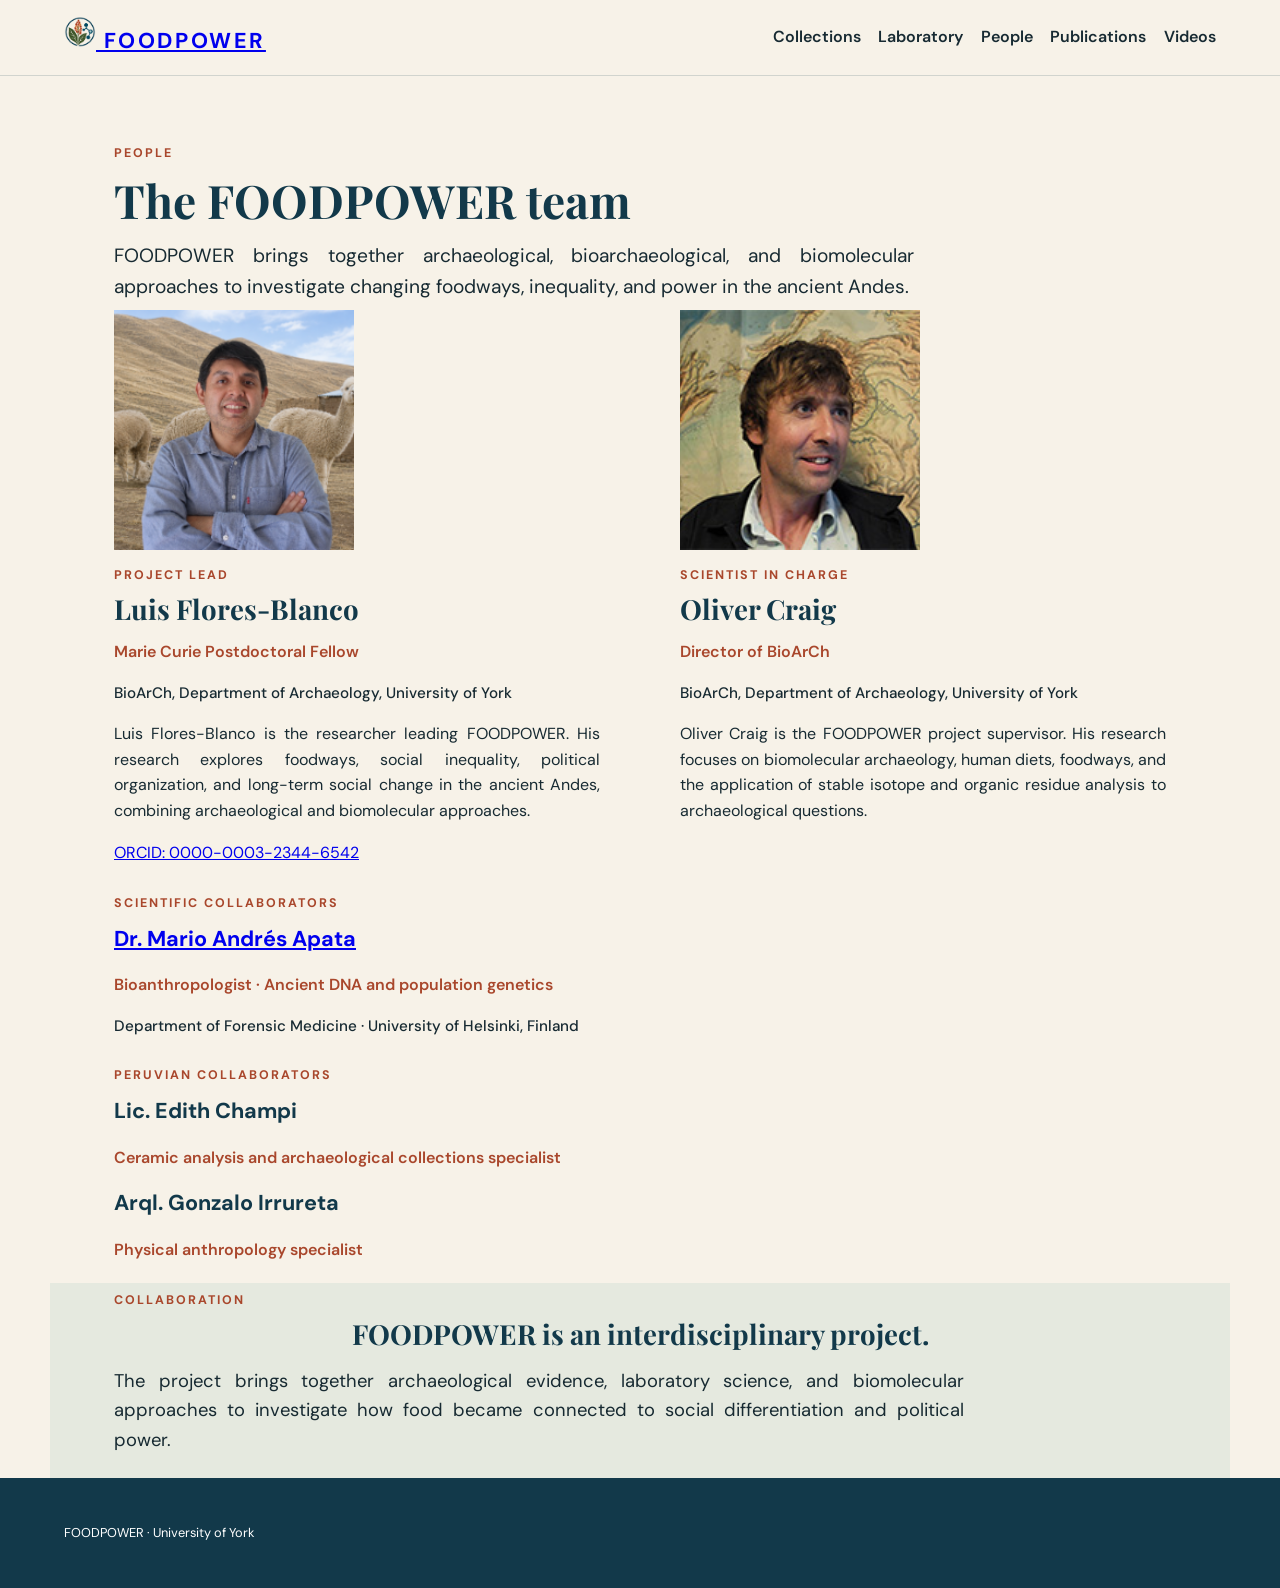
<file: people.html>
<!DOCTYPE html>
<html lang="en">

<head>
  <meta charset="UTF-8">
  <meta name="viewport" content="width=device-width, initial-scale=1.0">

  <title>People · FOODPOWER</title>

  <link rel="preconnect" href="https://fonts.googleapis.com">
  <link rel="preconnect" href="https://fonts.gstatic.com" crossorigin>

  <link href="https://fonts.googleapis.com/css2?family=DM+Sans:wght@400;500;600&family=Playfair+Display:wght@500;600&display=swap" rel="stylesheet">

  <link rel="stylesheet" href="styles.css">
</head>


<body class="people-page">

  <header class="site-header">

    <div class="brand">
  <a href="index.html"><img src="emblem.png" alt="FOODPOWER emblem"> FOODPOWER</a>
</div>
    
    <nav>
      <a href="collections.html">Collections</a>
      <a href="laboratory.html">Laboratory</a>
      <a href="people.html">People</a>
      <a href="publications.html">Publications</a>
      <a href="videos.html">Videos</a>
    </nav>

  </header>


  <main>

    <section class="hero">

      <p class="section-label">PEOPLE</p>

      <h1>The FOODPOWER team</h1>

      <p class="lead">
        FOODPOWER brings together archaeological, bioarchaeological, and
        biomolecular approaches to investigate changing foodways, inequality,
        and power in the ancient Andes.
      </p>

    </section>


    <section class="section people-section">


      <article class="person">

  <img src="luis-flores-blanco.jpg" alt="Luis Flores-Blanco">

  <p class="section-label">PROJECT LEAD</p>

  <h2>
          <a href="https://www.york.ac.uk/archaeology/people/luis-flores-blanco/"
             target="_blank"
             rel="noopener">
            Luis Flores-Blanco
          </a>
        </h2>

        <p class="person-role">
          Marie Curie Postdoctoral Fellow
        </p>

        <p class="person-affiliation">
          BioArCh, Department of Archaeology, University of York
        </p>

        <p>
          Luis Flores-Blanco is the researcher leading FOODPOWER. His research
          explores foodways, social inequality, political organization, and
          long-term social change in the ancient Andes, combining archaeological
          and biomolecular approaches.
        </p>

        <p class="person-links">
          <a href="https://orcid.org/0000-0003-2344-6542"
             target="_blank"
             rel="noopener">
            ORCID: 0000-0003-2344-6542
          </a>
        </p>

      </article>



      <article class="person">

  <img src="oliver-craig.jpg" alt="Oliver Craig">

        <p class="section-label">SCIENTIST IN CHARGE</p>

        <h2>
          <a href="https://www.york.ac.uk/archaeology/people/oliver-craig/"
             target="_blank"
             rel="noopener">
            Oliver Craig
          </a>
        </h2>

        <p class="person-role">
          Director of BioArCh
        </p>

        <p class="person-affiliation">
          BioArCh, Department of Archaeology, University of York
        </p>

        <p>
          Oliver Craig is the FOODPOWER project supervisor. His research
          focuses on biomolecular archaeology, human diets, foodways, and the
          application of stable isotope and organic residue analysis to
          archaeological questions.
        </p>

      </article>


    </section>

    <section class="section">

  <p class="section-label">SCIENTIFIC COLLABORATORS</p>

  <div class="people-grid">

    <article>

  <h3>
    <a href="https://scholar.google.com/citations?user=IKqAn5IAAAAJ&hl=en&oi=sra" target="_blank" rel="noopener">
      Dr. Mario Andrés Apata
    </a>
  </h3>

  <p class="person-role">
    Bioanthropologist · Ancient DNA and population genetics
  </p>

  <p class="person-affiliation">
    Department of Forensic Medicine · University of Helsinki, Finland
  </p>

</article>
        </section>


<section class="section">

  <p class="section-label">PERUVIAN COLLABORATORS</p>

  <div class="people-grid">

    <article>
      <h3>Lic. Edith Champi</h3>
      <p class="person-role">
        Ceramic analysis and archaeological collections specialist
      </p>
    </article>

    <article>
      <h3>Arql. Gonzalo Irrureta</h3>
      <p class="person-role">
        Physical anthropology specialist
      </p>
    </article>

  </div>

</section>

    <section class="section closing">

      <p class="section-label">COLLABORATION</p>

      <h2>
        FOODPOWER is an interdisciplinary project.
      </h2>

      <p>
        The project brings together archaeological evidence, laboratory
        science, and biomolecular approaches to investigate how food became
        connected to social differentiation and political power.
      </p>

    </section>

  </main>



  <footer>

    <p>
      FOODPOWER · University of York
    </p>

  </footer>


</body>
</html>
</file>
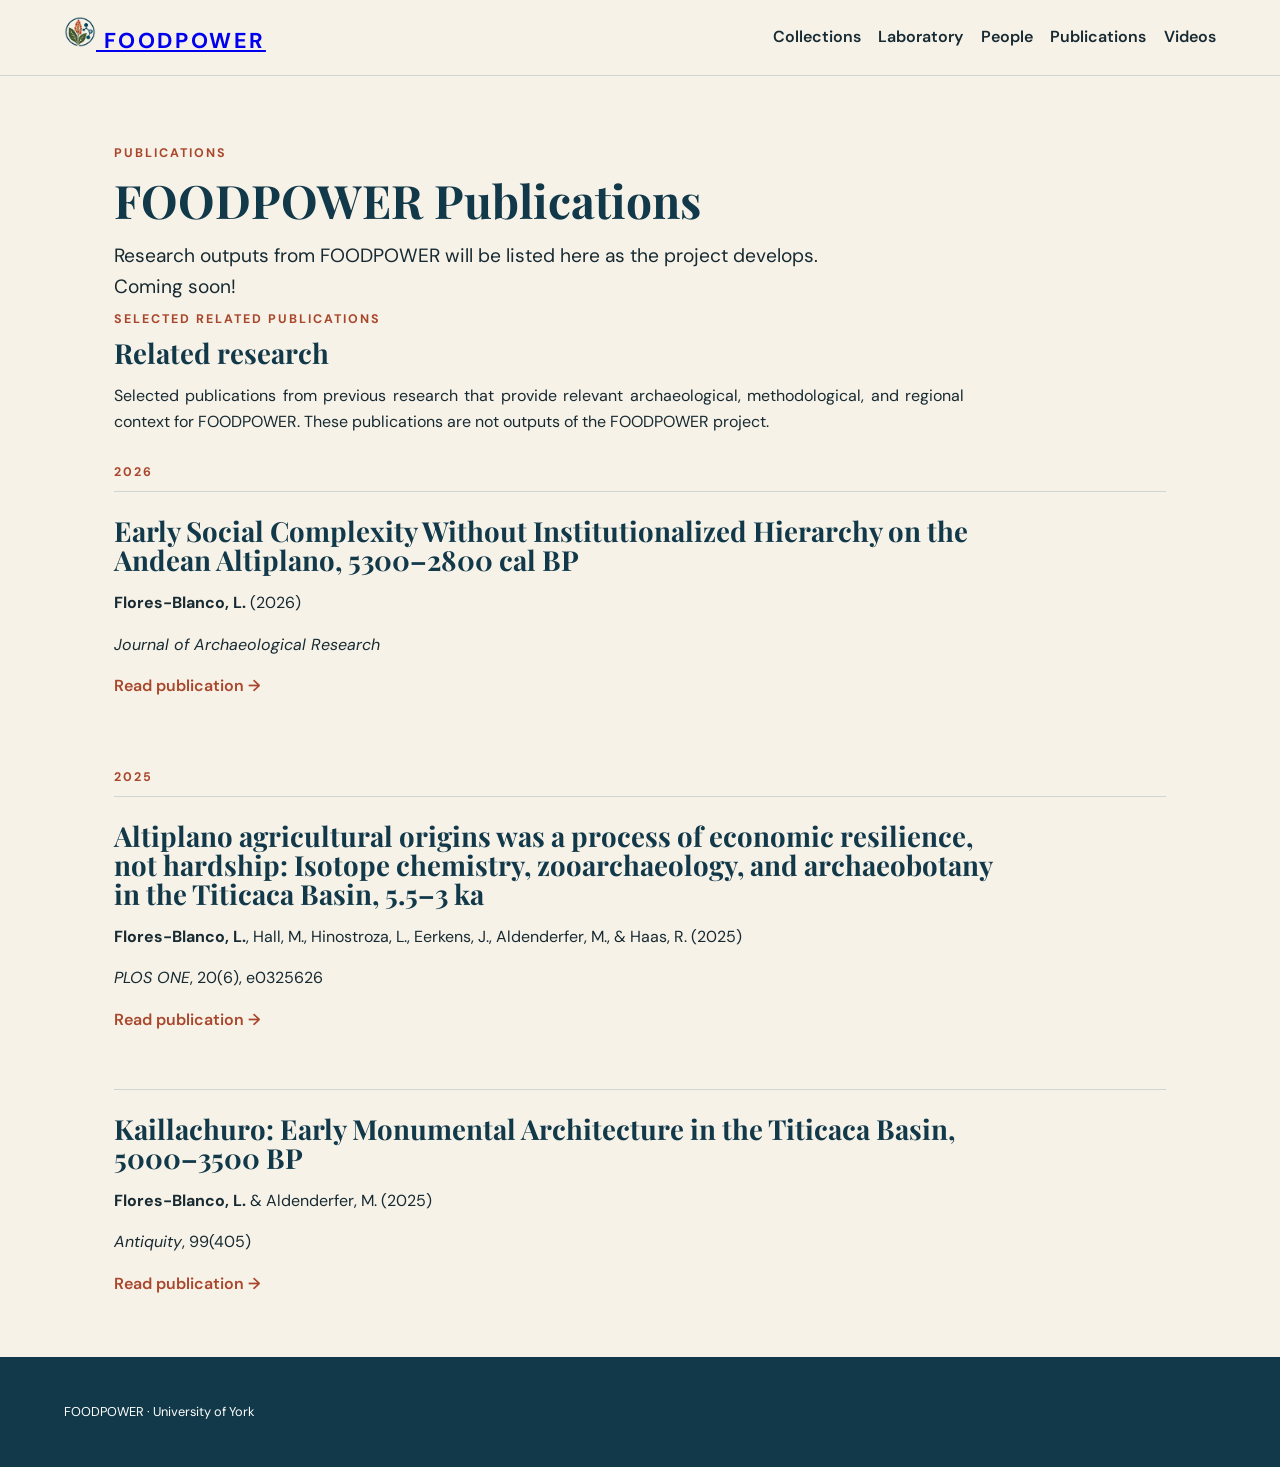
<file: publications.html>
<!DOCTYPE html>
<html lang="en">

<head>
  <meta charset="UTF-8">
  <meta name="viewport" content="width=device-width, initial-scale=1.0">

  <title>Publications · FOODPOWER</title>

  <link rel="preconnect" href="https://fonts.googleapis.com">
  <link rel="preconnect" href="https://fonts.gstatic.com" crossorigin>

  <link href="https://fonts.googleapis.com/css2?family=DM+Sans:wght@400;500;600&family=Playfair+Display:wght@500;600&display=swap" rel="stylesheet">

  <link rel="stylesheet" href="styles.css">
</head>


<body class="publications-page">

  <header class="site-header">

    <div class="brand">
  <a href="index.html"><img src="emblem.png" alt="FOODPOWER emblem"> FOODPOWER</a>
</div>

    <nav>
      <a href="collections.html">Collections</a>
      <a href="laboratory.html">Laboratory</a>
      <a href="people.html">People</a>
      <a href="publications.html">Publications</a>
      <a href="videos.html">Videos</a>
    </nav>

  </header>


  <main>

   <section class="hero">

  <p class="section-label">PUBLICATIONS</p>

  <h1>FOODPOWER Publications</h1>

  <p class="lead">
    Research outputs from FOODPOWER will be listed here as the project develops.
  </p>
       <p class="lead">
     Coming soon!
</p>
</section>
<section class="section">

  <p class="section-label">SELECTED RELATED PUBLICATIONS</p>

  <h2>Related research</h2>

  <p>
    Selected publications from previous research that provide relevant
    archaeological, methodological, and regional context for FOODPOWER.
    These publications are not outputs of the FOODPOWER project.
  </p>

</section>
    <section class="section">

  <p class="section-label">2026</p>

  <article class="publication">

    <h2>
      Early Social Complexity Without Institutionalized Hierarchy on the
      Andean Altiplano, 5300–2800 cal BP
    </h2>

    <p class="publication-authors">
      <strong>Flores-Blanco, L.</strong> (2026)
    </p>

    <p class="publication-journal">
      <em>Journal of Archaeological Research</em>
    </p>

    <p>
      <a href="https://doi.org/10.1007/s10814-026-09225-4"
         target="_blank"
         rel="noopener">
        Read publication →
      </a>
    </p>

  </article>

</section>


<section class="section">

  <p class="section-label">2025</p>

  <article class="publication">

    <h2>
      Altiplano agricultural origins was a process of economic resilience,
      not hardship: Isotope chemistry, zooarchaeology, and archaeobotany
      in the Titicaca Basin, 5.5–3 ka
    </h2>

    <p class="publication-authors">
      <strong>Flores-Blanco, L.</strong>, Hall, M., Hinostroza, L.,
      Eerkens, J., Aldenderfer, M., &amp; Haas, R. (2025)
    </p>

    <p class="publication-journal">
      <em>PLOS ONE</em>, 20(6), e0325626
    </p>

    <p>
      <a href="https://doi.org/10.1371/journal.pone.0325626"
         target="_blank"
         rel="noopener">
        Read publication →
      </a>
    </p>

  </article>


  <article class="publication">

    <h2>
      Kaillachuro: Early Monumental Architecture in the Titicaca Basin,
      5000–3500 BP
    </h2>

    <p class="publication-authors">
      <strong>Flores-Blanco, L.</strong> &amp; Aldenderfer, M. (2025)
    </p>

    <p class="publication-journal">
      <em>Antiquity</em>, 99(405)
    </p>

    <p>
      <a href="https://doi.org/10.15184/aqy.2025.40"
         target="_blank"
         rel="noopener">
        Read publication →
      </a>
    </p>

  </article>

</section>
  </main>


  <footer>

    <p>
      FOODPOWER · University of York
    </p>

  </footer>


</body>
</html>
</file>
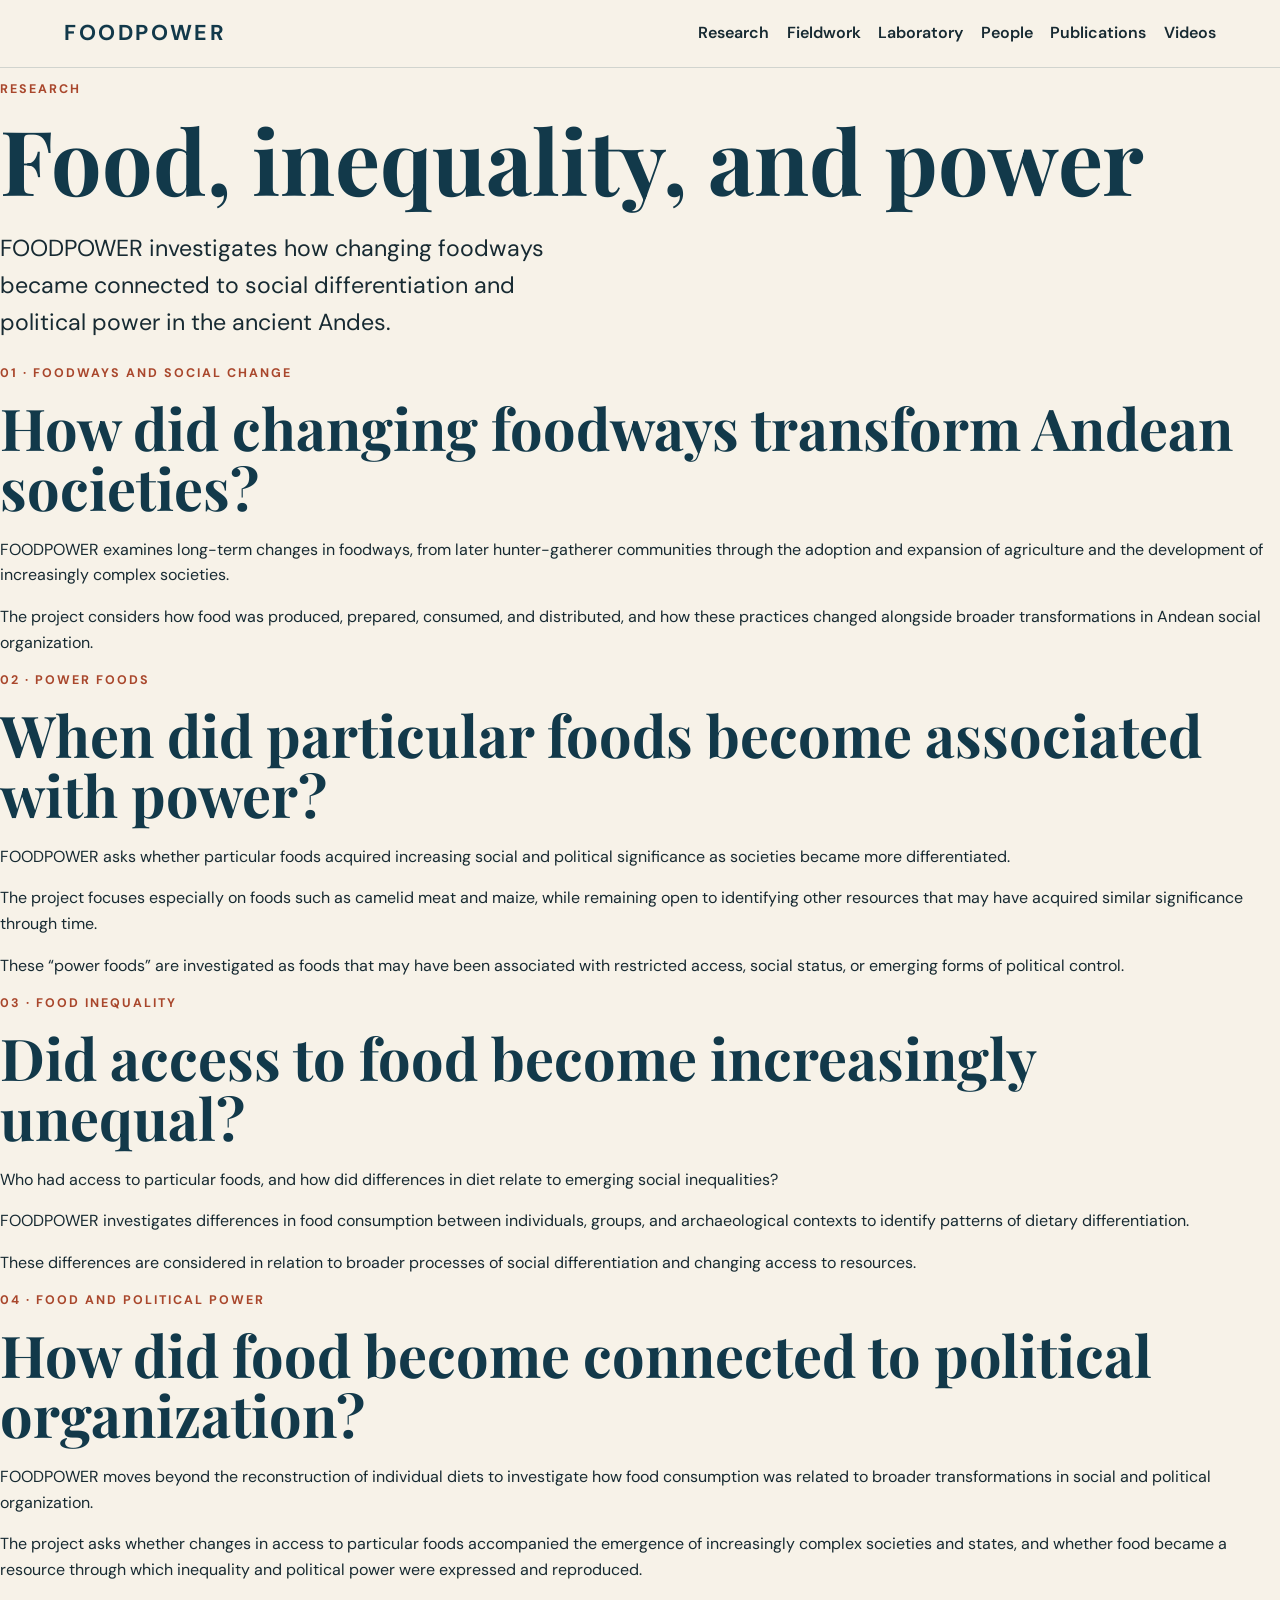
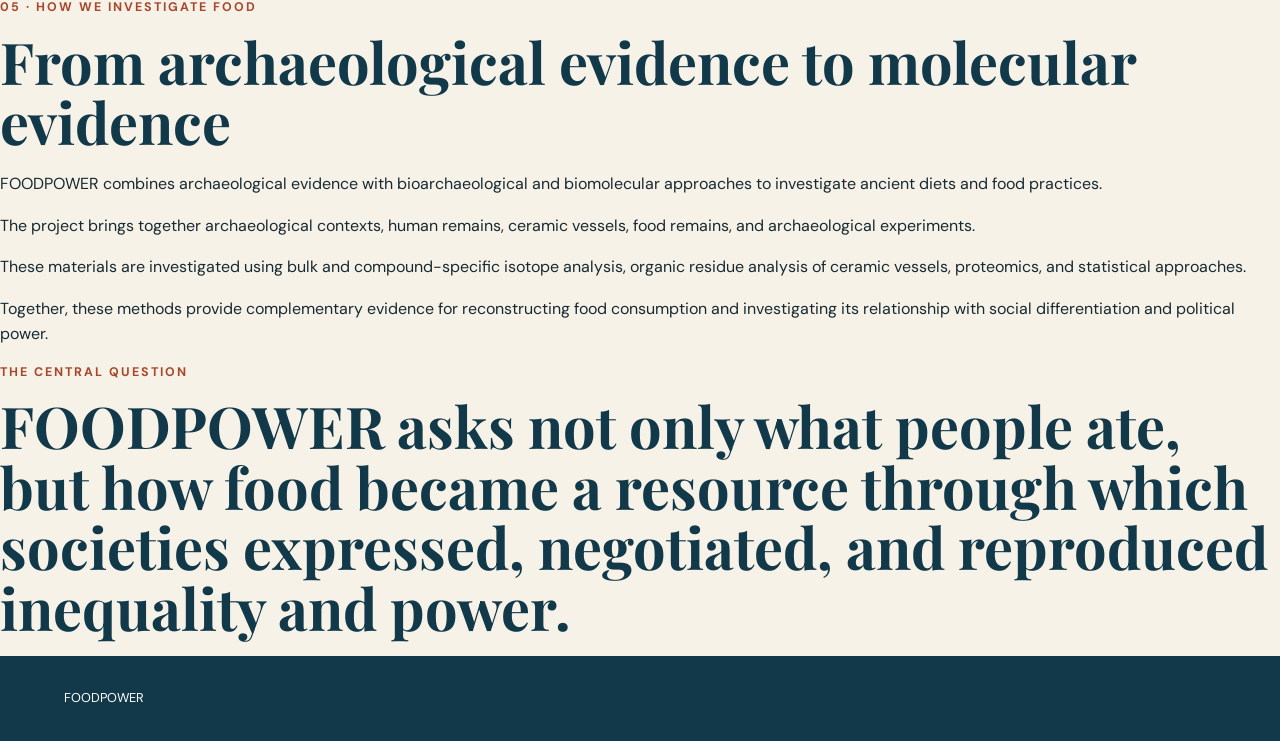
<file: research.html>
<!DOCTYPE html>
<html lang="en">

<head>
  <meta charset="UTF-8">
  <meta name="viewport" content="width=device-width, initial-scale=1.0">

  <title>FOODPOWER | Research</title>

  <meta name="description"
        content="FOODPOWER research on foodways, power foods, diet, inequality, and political organization in the ancient Andes.">

  <link rel="stylesheet" href="styles.css">
</head>

<body class="research-page">

<header class="site-header">

  <a class="brand" href="index.html">FOODPOWER</a>

  <nav>
    <a href="research.html">Research</a>
    <a href="fieldwork.html">Fieldwork</a>
    <a href="laboratory.html">Laboratory</a>
    <a href="people.html">People</a>
    <a href="publications.html">Publications</a>
    <a href="videos.html">Videos</a>
  </nav>

</header>


<main>

  <section class="page-hero">

    <p class="section-label">RESEARCH</p>

    <h1>Food, inequality, and power</h1>

    <p class="lead">
      FOODPOWER investigates how changing foodways became connected to
      social differentiation and political power in the ancient Andes.
    </p>

  </section>


  <section class="content-section">

    <div class="content-grid">

      <div>
        <p class="section-label">01 · FOODWAYS AND SOCIAL CHANGE</p>

        <h2>
          How did changing foodways transform Andean societies?
        </h2>
      </div>

      <div>

        <p>
          FOODPOWER examines long-term changes in foodways, from later
          hunter-gatherer communities through the adoption and expansion
          of agriculture and the development of increasingly complex societies.
        </p>

        <p>
          The project considers how food was produced, prepared, consumed,
          and distributed, and how these practices changed alongside broader
          transformations in Andean social organization.
        </p>

      </div>

    </div>

  </section>


  <section class="content-section alt-section">

    <div class="content-grid">

      <div>
        <p class="section-label">02 · POWER FOODS</p>

        <h2>
          When did particular foods become associated with power?
        </h2>
      </div>

      <div>

        <p>
          FOODPOWER asks whether particular foods acquired increasing
          social and political significance as societies became more
          differentiated.
        </p>

        <p>
          The project focuses especially on foods such as camelid meat
          and maize, while remaining open to identifying other resources
          that may have acquired similar significance through time.
        </p>

        <p>
          These “power foods” are investigated as foods that may have
          been associated with restricted access, social status, or
          emerging forms of political control.
        </p>

      </div>

    </div>

  </section>


  <section class="content-section">

    <div class="content-grid">

      <div>
        <p class="section-label">03 · FOOD INEQUALITY</p>

        <h2>
          Did access to food become increasingly unequal?
        </h2>
      </div>

      <div>

        <p>
          Who had access to particular foods, and how did differences
          in diet relate to emerging social inequalities?
        </p>

        <p>
          FOODPOWER investigates differences in food consumption between
          individuals, groups, and archaeological contexts to identify
          patterns of dietary differentiation.
        </p>

        <p>
          These differences are considered in relation to broader
          processes of social differentiation and changing access to
          resources.
        </p>

      </div>

    </div>

  </section>


  <section class="content-section alt-section">

    <div class="content-grid">

      <div>
        <p class="section-label">04 · FOOD AND POLITICAL POWER</p>

        <h2>
          How did food become connected to political organization?
        </h2>
      </div>

      <div>

        <p>
          FOODPOWER moves beyond the reconstruction of individual diets
          to investigate how food consumption was related to broader
          transformations in social and political organization.
        </p>

        <p>
          The project asks whether changes in access to particular foods
          accompanied the emergence of increasingly complex societies
          and states, and whether food became a resource through which
          inequality and political power were expressed and reproduced.
        </p>

      </div>

    </div>

  </section>


  <section class="content-section">

    <div class="content-grid">

      <div>
        <p class="section-label">05 · HOW WE INVESTIGATE FOOD</p>

        <h2>
          From archaeological evidence to molecular evidence
        </h2>
      </div>

      <div>

        <p>
          FOODPOWER combines archaeological evidence with
          bioarchaeological and biomolecular approaches to investigate
          ancient diets and food practices.
        </p>

        <p>
          The project brings together archaeological contexts,
          human remains, ceramic vessels, food remains, and
          archaeological experiments.
        </p>

        <p>
          These materials are investigated using bulk and
          compound-specific isotope analysis, organic residue analysis
          of ceramic vessels, proteomics, and statistical approaches.
        </p>

        <p>
          Together, these methods provide complementary evidence for
          reconstructing food consumption and investigating its
          relationship with social differentiation and political power.
        </p>

      </div>

    </div>

  </section>


  <section class="closing-section">

    <p class="section-label">THE CENTRAL QUESTION</p>

    <h2>
      FOODPOWER asks not only what people ate,
      but how food became a resource through which societies
      expressed, negotiated, and reproduced inequality and power.
    </h2>

  </section>

</main>


<footer>
  <span>FOODPOWER</span>
</footer>

</body>
</html>
</file>
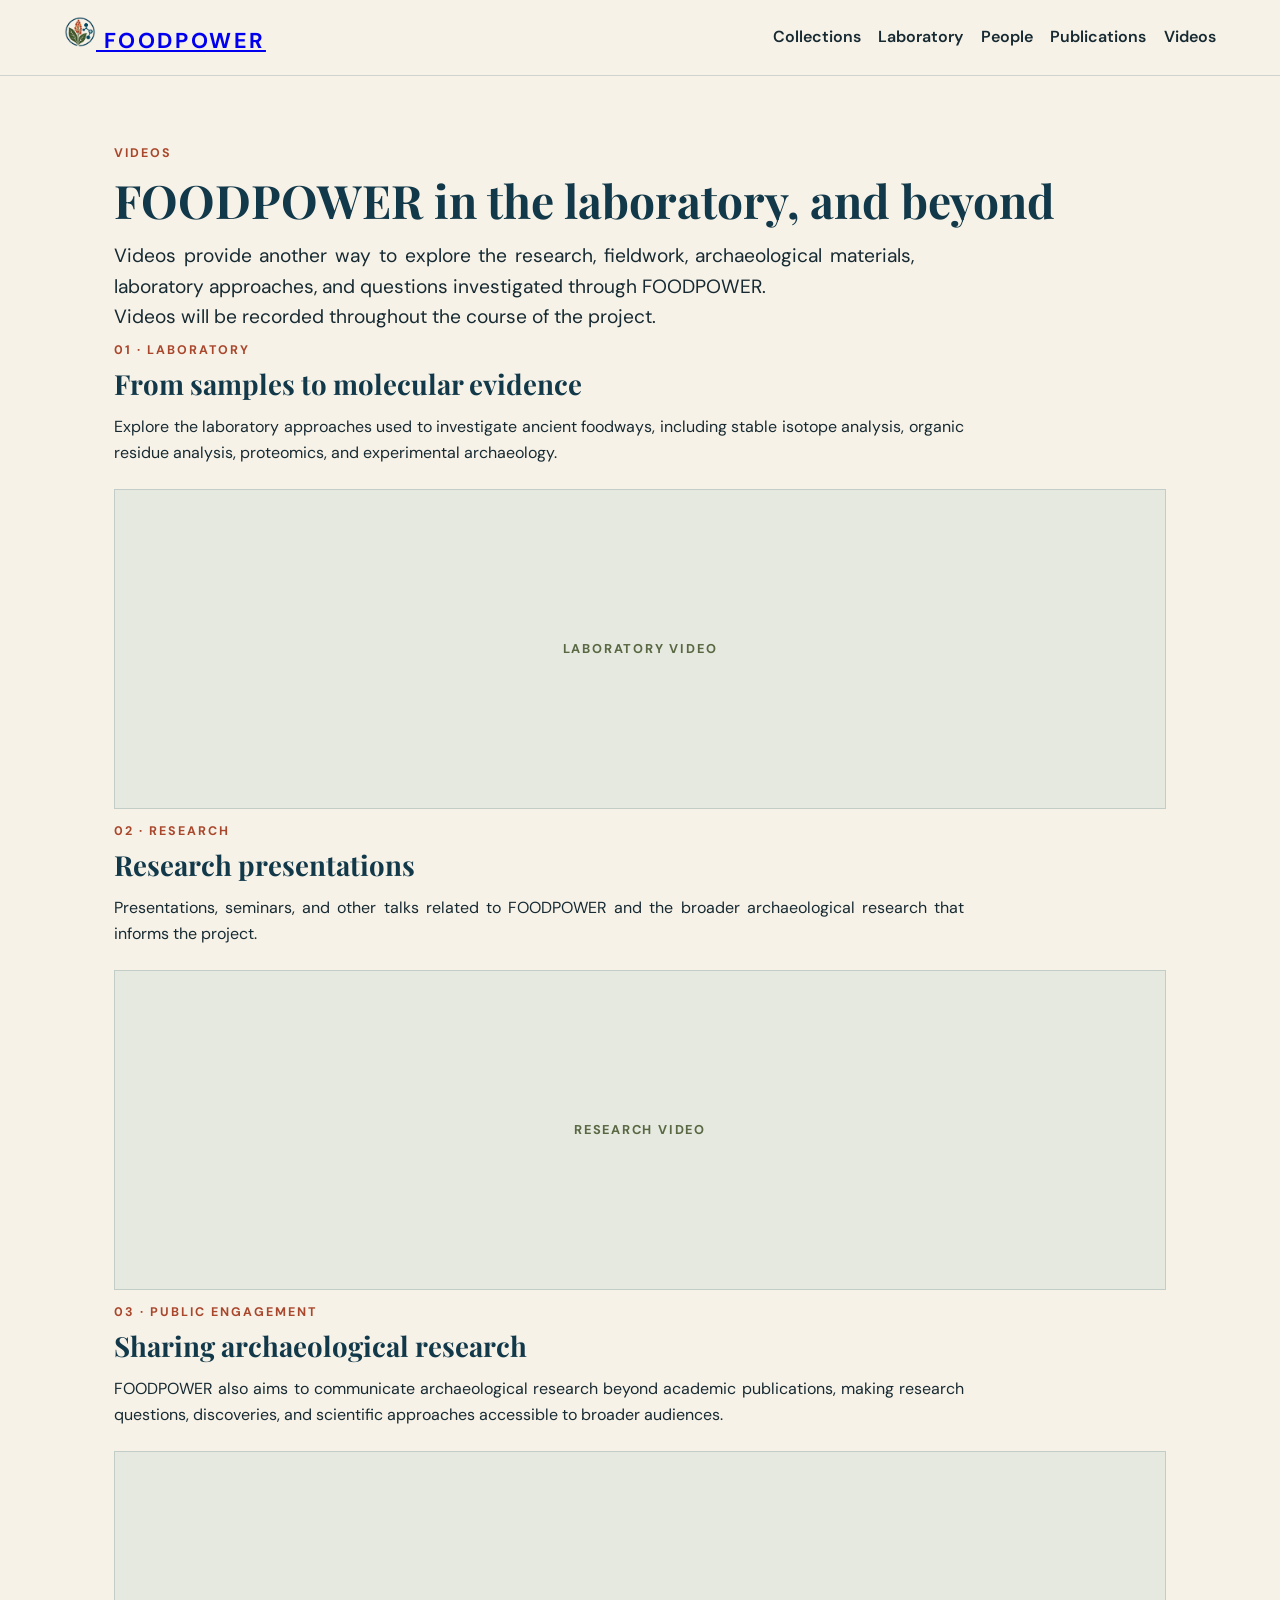
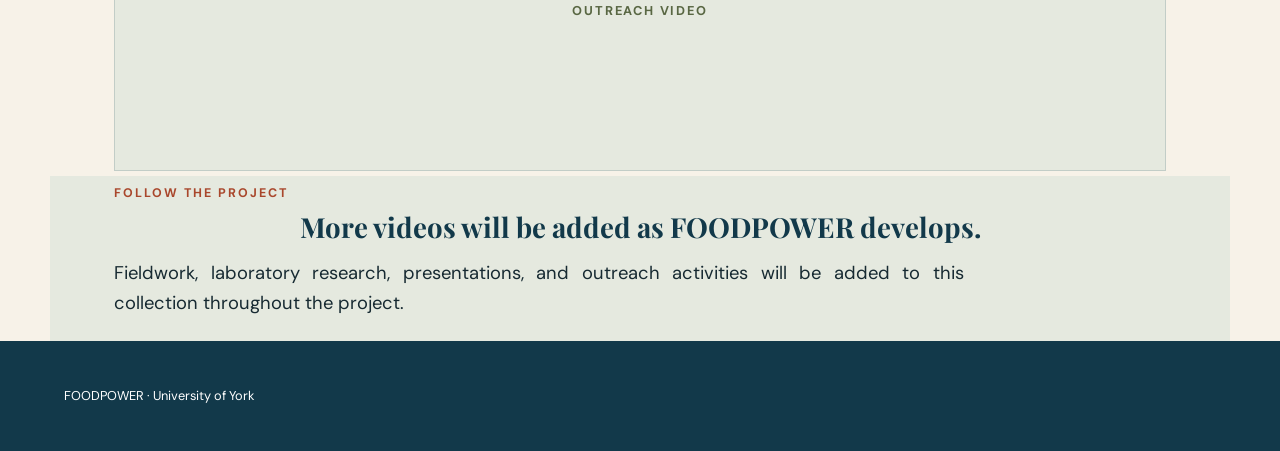
<file: videos.html>
<!DOCTYPE html>
<html lang="en">

<head>
  <meta charset="UTF-8">
  <meta name="viewport" content="width=device-width, initial-scale=1.0">

  <title>Videos · FOODPOWER</title>

  <link rel="preconnect" href="https://fonts.googleapis.com">
  <link rel="preconnect" href="https://fonts.gstatic.com" crossorigin>

  <link href="https://fonts.googleapis.com/css2?family=DM+Sans:wght@400;500;600&family=Playfair+Display:wght@500;600&display=swap" rel="stylesheet">

  <link rel="stylesheet" href="styles.css">
</head>


<body class="videos-page">

  <header class="site-header">

    <div class="brand">
  <a href="index.html"><img src="emblem.png" alt="FOODPOWER emblem"> FOODPOWER</a>
</div>

    <nav>
      <a href="collections.html">Collections</a>
      <a href="laboratory.html">Laboratory</a>
      <a href="people.html">People</a>
      <a href="publications.html">Publications</a>
      <a href="videos.html">Videos</a>
    </nav>

  </header>


  <main>

    <section class="hero">

      <p class="section-label">VIDEOS</p>

      <h1>FOODPOWER in the laboratory, and beyond</h1>

      <p class="lead">
        Videos provide another way to explore the research, fieldwork,
        archaeological materials, laboratory approaches, and questions
        investigated through FOODPOWER.
      </p>
                 <p class="lead">
      Videos will be recorded throughout the course of the project.
      </p>

    </section>


    <section class="section">

      <p class="section-label">01 · LABORATORY</p>

      <h2>From samples to molecular evidence</h2>

      <p>
        Explore the laboratory approaches used to investigate ancient
        foodways, including stable isotope analysis, organic residue analysis,
        proteomics, and experimental archaeology.
      </p>

      <div class="video-placeholder">
        <p>LABORATORY VIDEO</p>
      </div>

    </section>


    <section class="section">

      <p class="section-label">02 · RESEARCH</p>

      <h2>Research presentations</h2>

      <p>
        Presentations, seminars, and other talks related to FOODPOWER and the
        broader archaeological research that informs the project.
      </p>

      <div class="video-placeholder">
        <p>RESEARCH VIDEO</p>
      </div>

    </section>


    <section class="section">

      <p class="section-label">03 · PUBLIC ENGAGEMENT</p>

      <h2>Sharing archaeological research</h2>

      <p>
        FOODPOWER also aims to communicate archaeological research beyond
        academic publications, making research questions, discoveries, and
        scientific approaches accessible to broader audiences.
      </p>

      <div class="video-placeholder">
        <p>OUTREACH VIDEO</p>
      </div>

    </section>


    <section class="section closing">

      <p class="section-label">FOLLOW THE PROJECT</p>

      <h2>
        More videos will be added as FOODPOWER develops.
      </h2>

      <p>
        Fieldwork, laboratory research, presentations, and outreach activities
        will be added to this collection throughout the project.
      </p>

    </section>

  </main>


  <footer>

    <p>
      FOODPOWER · University of York
    </p>

  </footer>


</body>
</html>
</file>
<file: styles.css>
@import url('https://fonts.googleapis.com/css2?family=DM+Sans:wght@400;500;600;700&family=Playfair+Display:wght@600;700&display=swap');

:root {
  --navy: #12394a;
  --terracotta: #a9472c;
  --ochre: #c99532;
  --green: #596743;
  --cream: #f7f2e8;
  --ink: #172a32;
  --white: #ffffff;
  --line: rgba(18,57,74,.16);
}

* {
  box-sizing: border-box;
}

html {
  scroll-behavior: smooth;
}

body {
  margin: 0;
  color: var(--ink);
  background: var(--cream);
  font-family: "DM Sans", Arial, sans-serif;
  line-height: 1.6;
}


/* =====================================================
   HEADER
   ===================================================== */

.site-header {
  position: sticky;
  top: 0;
  z-index: 10;
  display: flex;
  align-items: center;
  justify-content: space-between;
  gap: 2rem;
  padding: 1rem 5vw;
  background: rgba(247,242,232,.94);
  backdrop-filter: blur(10px);
  border-bottom: 1px solid var(--line);
}
.home-page .site-header {
  background: rgba(246, 241, 231, 0.15);
  backdrop-filter: blur(4px);
  -webkit-backdrop-filter: blur(4px);
  border-bottom: 1px solid rgba(255,255,255,0.25);
}
body:has(.hero-cover) .site-header {
  position: absolute;
  top: 0;
  left: 0;
  right: 0;
  background: transparent;
  backdrop-filter: none;
  -webkit-backdrop-filter: none;
  border-bottom: none;
}
body:has(.hero-cover) .site-header.scrolled {
  position: fixed;
  top: 0;
  left: 0;
  right: 0;
  background: rgba(247, 242, 232, 0.96);
  backdrop-filter: blur(10px);
  -webkit-backdrop-filter: blur(10px);
  border-bottom: 1px solid var(--line);
  box-shadow: 0 2px 12px rgba(0, 0, 0, 0.06);
}
body:has(.hero-cover) .site-header.scrolled + main {
  padding-top: 5rem;
}
.brand {
  color: var(--navy);
  text-decoration: none;
  font-size: 1.35rem;
  font-weight: 700;
  letter-spacing: .12em;
  display: flex;
  align-items: center;
  gap: .5rem;
}

.brand img {
  width: 32px;
  height: 32px;
  object-fit: contain;
  flex-shrink: 0;
}

nav {
  display: flex;
  flex-wrap: wrap;
  gap: 1.1rem;
}

nav a {
  color: var(--ink);
  text-decoration: none;
  font-size: 1rem;
  font-weight: 600;
}

nav a:hover {
  color: var(--terracotta);
}


/* =====================================================
   GENERAL TYPOGRAPHY
   ===================================================== */

h1,
h2 {
  font-family: "Playfair Display", Georgia, serif;
  line-height: 1.05;
  color: var(--navy);
}

h1 {
  font-size: clamp(3rem, 7vw, 6.4rem);
  margin: .3rem 0 1rem;
}

h2 {
  font-size: clamp(2.2rem, 4.5vw, 4.2rem);
  margin: .5rem 0 1.2rem;
}

h3 {
  color: var(--navy);
  font-size: 1.35rem;
  margin: .4rem 0 .7rem;
}

.lead {
  font-size: clamp(1.15rem, 2vw, 1.45rem);
  max-width: 560px;
}

.eyebrow,
.section-label {
  color: var(--terracotta);
  text-transform: uppercase;
  letter-spacing: .16em;
  font-size: .78rem;
  font-weight: 700;
}


/* =====================================================
   HOMEPAGE
   ===================================================== */

/* =====================================================
   LARGE COVER
===================================================== */

.hero-cover {
  min-height: 100vh;
  margin-top: -80px;
  padding-top: 80px;

  display: flex;
  align-items: center;
  justify-content: center;
  text-align: center;

  background: url('hero-landscape.png') center center / cover no-repeat;

  background-attachment: fixed;

  position: relative;
}

.hero-cover-content {
  max-width: 1000px;
  width: 100%;
  padding: 1rem 3rem 3rem;
  box-sizing: border-box;
}

.hero-cover-content img {
  display: block;
  width: min(900px, 90vw);
  max-width: 100%;
  height: auto;
  margin: 0 auto 1.5rem;
}

.hero-cover h1 {
  margin: 0 0 1.5rem;
  font-size: clamp(4rem, 8vw, 8rem);
  letter-spacing: .06em;
  font-weight: 700;
}

.cover-food {
  color: #123f52;
}

.cover-power {
  color: #b84b2f;
}

.hero-cover p {
  margin: 0 auto;
  max-width: 850px;
 color: #f6f1e7;
  font-size: clamp(1rem, 1.5vw, 1.35rem);
  line-height: 1.5;
}
.hero {
  min-height: calc(100vh - 70px);
  display: grid;
  grid-template-columns: 1.05fr .95fr;
  align-items: center;
  gap: 4vw;
  padding: 5vw;
  background: var(--cream);
}
.home-hero {
  background-image:
    linear-gradient(rgba(246, 241, 231, 0.72), rgba(246, 241, 231, 0.72)),
    url('hero-landscape.jpg');
  background-size: cover;
  background-position: center;
}

.hero-image-wrap {
  max-width: 874px;
  margin: auto;
}

.hero-image-wrap img {
  width: 100%;
  display: block;
}

.hero-copy {
  max-width: 620px;
}


/* =====================================================
   BUTTONS
   ===================================================== */

.button {
  display: inline-block;
  margin-top: 1.2rem;
  padding: .85rem 1.2rem;
  background: var(--navy);
  color: var(--white);
  text-decoration: none;
  border-radius: 999px;
  font-weight: 600;
}

.button:hover {
  background: var(--terracotta);
}


/* =====================================================
   GENERAL SECTIONS
   ===================================================== */

.section {
  padding: 8vw 10vw;
}

.intro {
  background: var(--white);
}

.intro p:last-child {
  max-width: 850px;
  font-size: 1.15rem;
}


/* =====================================================
   CARDS
   ===================================================== */

.cards {
  display: grid;
  grid-template-columns: repeat(2, 1fr);
  gap: 1px;
  padding: 0;
  background: var(--line);
}

.cards article {
  padding: 5vw;
  min-height: 300px;
  background: var(--cream);
}

.card-number {
  color: var(--ochre);
  font-weight: 700;
  letter-spacing: .08em;
}


/* =====================================================
   FEATURE
   ===================================================== */

.feature {
  display: grid;
  grid-template-columns: 1fr 1fr;
  gap: 8vw;
  align-items: end;
  background: var(--navy);
  color: var(--white);
}

.feature h2 {
  color: var(--white);
}

.feature .section-label {
  color: var(--ochre);
}


/* =====================================================
   CLOSING
   ===================================================== */

.closing {
  text-align: center;
  background: #e5e9df;
}

.closing h2 {
  max-width: 900px;
  margin-left: auto;
  margin-right: auto;
}

.closing p:last-child {
  font-size: 1.15rem;
}


/* =====================================================
   FOOTER
   ===================================================== */

footer {
  display: flex;
  justify-content: space-between;
  gap: 2rem;
  padding: 2rem 5vw;
  background: var(--navy);
  color: var(--white);
  font-size: .8rem;
}


/* =====================================================
   INTERIOR PAGES
   Collections · Laboratory · People · Publications · Videos
   ===================================================== */

.collections-page main,
.laboratory-page main,
.people-page main,
.publications-page main,
.videos-page main {
  max-width: 1180px;
  margin: 0 auto;
}


/* =====================================================
   INTERIOR HERO
   The key change: no artificial vertical height
   ===================================================== */

.collections-page .hero,
.laboratory-page .hero,
.people-page .hero,
.publications-page .hero,
.videos-page .hero {
  min-height: 0 !important;
  height: auto !important;
  display: block;
  padding: 3.5rem 5vw 0 !important;
  margin: 0 !important;
  background: transparent;
}


/* =====================================================
   INTERIOR H1
   10% smaller than original
   ===================================================== */

.collections-page .hero h1,
.laboratory-page .hero h1,
.people-page .hero h1,
.publications-page .hero h1,
.videos-page .hero h1 {
  font-size: clamp(2.34rem, 3.6vw, 3.78rem);
  max-width: 950px;
  margin: .3rem 0 1rem !important;
}


/* =====================================================
   INTERIOR LEAD
   ===================================================== */

.collections-page .hero .lead,
.laboratory-page .hero .lead,
.people-page .hero .lead,
.publications-page .hero .lead,
.videos-page .hero .lead {
  max-width: 800px;
  font-size: 1.2rem;
  margin-top: 0 !important;
  margin-bottom: 0 !important;
}


/* =====================================================
   FIRST SECTION
   Very small gap after the introductory text
   ===================================================== */

.collections-page .hero + .section,
.laboratory-page .hero + .section,
.people-page .hero + .section,
.publications-page .hero + .section,
.videos-page .hero + .section {
  padding-top: 0.5rem !important;
}


/* =====================================================
   OTHER INTERIOR SECTIONS
   ===================================================== */

.collections-page .section,
.laboratory-page .section,
.people-page .section,
.publications-page .section,
.videos-page .section {
  padding: 0.5rem 5vw 0.3rem !important;
}


/* =====================================================
   INTERIOR SECTION LABELS
   ===================================================== */

.collections-page .section .section-label,
.laboratory-page .section .section-label,
.people-page .section .section-label,
.publications-page .section .section-label,
.videos-page .section .section-label {
  margin-top: 0 !important;
  margin-bottom: .5rem !important;
}


/* =====================================================
   INTERIOR H2
   20% smaller
   ===================================================== */

.collections-page .section h2,
.laboratory-page .section h2,
.people-page .section h2,
.publications-page .section h2,
.videos-page .section h2 {
  font-size: clamp(1.44rem, 2.16vw, 2.24rem);
  max-width: 900px;
  margin-top: 0 !important;
  margin-bottom: .8rem !important;
}


/* =====================================================
   INTERIOR PARAGRAPHS
   ===================================================== */

.collections-page .section p,
.laboratory-page .section p,
.people-page .section p,
.publications-page .section p,
.videos-page .section p {
  max-width: 850px;
}


/* =====================================================
   FIELDWORK IMAGES
   ===================================================== */
.fieldwork-site-image {
  margin: 0 5vw 3rem;
}

.fieldwork-site-image img {
  width: 100%;
  height: 420px;
  object-fit: cover;
  object-position: center;
  display: block;
}
.fieldwork-image-placeholder {
  margin-top: 0.5rem;
  min-height: 320px;
  display: flex;
  align-items: center;
  justify-content: center;
  background: #e5e9df;
  border: 1px solid var(--line);
}
.fieldwork-image-placeholder img {
  width: 100%;
  height: 500px;
  object-fit: cover;
  display: block;
}
.fieldwork-image-placeholder p {
  color: var(--green);
  font-size: .8rem;
  font-weight: 700;
  letter-spacing: .14em;
  text-transform: uppercase;
}


/* =====================================================
   PEOPLE
   ===================================================== */
.experimental-image {
  margin-top: 1.5rem;
  width: 100%;
  max-width: 100%;
  overflow: hidden;
}

.experimental-image img {
  display: block;
  width: 100%;
  max-width: 100%;
  height: auto;
}

.people-section {
  display: grid;
  grid-template-columns: 1fr 1fr;
  gap: 5rem;
}

.person {
  padding-top: 0;
}

.person h2 {
  margin-top: 0;
}

.person h2 a {
  color: var(--navy);
  text-decoration: none;
}

.person h2 a:hover {
  color: var(--terracotta);
}

.person-role {
  font-weight: 600;
  color: var(--terracotta);
}

.person-affiliation {
  font-size: .95rem;
  font-weight: 500;
}

.person img {
  width: 240px;
  height: 240px;
  object-fit: cover;
  display: block;
  margin-bottom: 1rem;
}
/* =====================================================
   PUBLICATIONS
   ===================================================== */

.publication {
  padding: 1.5rem 0 2.5rem;
  border-top: 1px solid var(--line);
}


/* Paper titles — 25% smaller */

.publication h3 {
  font-family: "Playfair Display", Georgia, serif;
  font-size: 1.0rem;
  line-height: 1.3;
  max-width: 900px;
  margin-top: .3rem;
  margin-bottom: .6rem;
}

.publication a {
  color: var(--terracotta);
  text-decoration: none;
  font-weight: 600;
}

.publication a:hover {
  text-decoration: underline;
}

.funding {
  padding: 2.5rem 10vw 3rem !important;
}
.funding-logo img {
  width: 110px !important;
  max-width: 110px !important;
  height: auto;
  display: block;
}
.funding .section-label {
  margin-bottom: .8rem;
}

.funding p {
  margin-bottom: .5rem;
}

.funding a {
  color: var(--terracotta);
  text-decoration: none;
  font-weight: 600;
}

.funding a:hover {
  text-decoration: underline;
}
/* =====================================================
   VIDEOS
   ===================================================== */

.video-placeholder {
  margin-top: 1.5rem;
  min-height: 320px;
  display: flex;
  align-items: center;
  justify-content: center;
  background: #e5e9df;
  border: 1px solid var(--line);
}

.video-placeholder p {
  color: var(--green);
  font-size: .8rem;
  font-weight: 700;
  letter-spacing: .14em;
  text-transform: uppercase;
}


/* =====================================================
   MOBILE
   ===================================================== */

@media (max-width: 900px) {

  .site-header {
    align-items: center;
    flex-direction: row;
  }

  .brand {
  font-size: 1.15rem;
  letter-spacing: .09em;
}

.brand img {
  width: 30px;
  height: 30px;
}

  nav {
  gap: .45rem;
  flex-wrap: wrap;
  overflow: visible;
  white-space: normal;
  width: auto;
  flex: 1;
  min-width: 0;
  justify-content: flex-end;
}
nav a {
  font-size: .78rem;
}
  .hero,
  .feature {
    grid-template-columns: 1fr;
  }

  .hero {
    padding-top: 3rem;
  }
.hero-image-wrap {
  width: 110%;
  max-width: none;
  margin-left: -5%;
}
  .cards {
    grid-template-columns: 1fr;
  }

  footer {
    flex-direction: column;
  }


  /* Research mobile */

  .research-page main {
    padding: 3rem 6vw 5rem;
  }

  .research-page h1 {
    font-size: 3rem;
  }

  .research-page h2 {
    font-size: 2.4rem;
  }


  /* Interior hero */

  .fieldwork-page .hero,
  .laboratory-page .hero,
  .people-page .hero,
  .publications-page .hero,
  .videos-page .hero {
    min-height: 0 !important;
    height: auto !important;
    padding: 3rem 6vw 0 !important;
  }


  /* Interior H1 */

  .fieldwork-page .hero h1,
  .laboratory-page .hero h1,
  .people-page .hero h1,
  .publications-page .hero h1,
  .videos-page .hero h1 {
    font-size: 2.43rem;
    margin-bottom: .8rem !important;
  }


  /* Interior lead */

  .fieldwork-page .hero .lead,
  .laboratory-page .hero .lead,
  .people-page .hero .lead,
  .publications-page .hero .lead,
  .videos-page .hero .lead {
    margin-bottom: 0 !important;
  }


  /* First section */

  .fieldwork-page .hero + .section,
  .laboratory-page .hero + .section,
  .people-page .hero + .section,
  .publications-page .hero + .section,
  .videos-page .hero + .section {
    padding-top: 1.5rem !important;
  }


  /* Other sections */

  .fieldwork-page .section,
  .laboratory-page .section,
  .people-page .section,
  .publications-page .section,
  .videos-page .section {
    padding: 1.5rem 6vw 2.5rem !important;
  }


  /* H2 */

  .fieldwork-page .section h2,
  .laboratory-page .section h2,
  .people-page .section h2,
  .publications-page .section h2,
  .videos-page .section h2 {
    font-size: 1.92rem;
    margin-top: 0 !important;
    margin-bottom: .7rem !important;
  }


  .people-section {
    grid-template-columns: 1fr;
    gap: 3rem;
  }

}
@media (max-width: 700px) {
  .fieldwork-image-placeholder img {
    height: auto;
    object-fit: contain;
  }
}
/* Research support */
.funding h2 {
  max-width: 950px;
  font-size: clamp(1.8rem, 2.4vw, 2.5rem);
  line-height: 1.15;
  margin-bottom: .8rem;
}

.funding-subtitle {
  margin-top: 0;
  margin-bottom: 1.8rem;
  font-style: italic;
}

.funding-supported {
  margin-bottom: 1rem;
  font-weight: 600;
}

.support-logos {
  display: flex;
  align-items: center;
  justify-content: flex-start;
  gap: 3rem;
  flex-wrap: wrap;
  margin-bottom: 3rem;
}

.support-logos img {
  width: 150px;
  height: 55px;
  object-fit: contain;
  object-position: center;
}
.logo-aps {
  width: 270px !important;
  height: 55px !important;
}
.logo-natgeo {
  width: 190px !important;
  height: 55px !important;
}

.support-text {
  font-family: "Playfair Display", Georgia, serif;
  font-size: 1rem;
  font-weight: 600;
  white-space: nowrap;
}

.eu-support {
  padding-top: 2rem;
  border-top: 1px solid var(--line);
}

.eu-support h3 {
  max-width: 950px;
  font-family: "Playfair Display", Georgia, serif;
  font-size: 1.35rem;
  line-height: 1.35;
  margin-bottom: 1.5rem;
}

.funding .funding-content {
  display: flex;
  align-items: center;
  gap: 2rem;
}

@media (max-width: 700px) {
  .support-logos {
    gap: 2rem;
  }

  .support-logos img {
    width: 130px;
  }

  .eu-support .funding-content {
    align-items: flex-start;
  }
}
/* =====================================================
   RESEARCH AUTHORIZATIONS
===================================================== */

.authorizations-grid {
  display: grid;
  grid-template-columns: repeat(2, minmax(0, 1fr));
  gap: 2.5rem;
  margin-top: 2.5rem;
}

.authorization-document {
  text-align: center;
}

.authorization-document a {
  display: block;
}

.authorization-document img {
  width: 100%;
  max-height: 520px;
  object-fit: contain;
  display: block;
  background: #ffffff;
  border: 1px solid var(--line);
}

.authorization-document p {
  margin-top: 1rem;
  font-size: 0.9rem;
  color: var(--navy);
}

@media (max-width: 700px) {
  .authorizations-grid {
    grid-template-columns: 1fr;
  }

  .authorization-document img {
    max-height: none;
  }
}
.video-embed {
  width: 100%;
  max-width: 900px;
  margin: 1.5rem 0 .5rem;
}

.video-embed iframe {
  width: 100%;
  aspect-ratio: 16 / 9;
  height: auto;
  display: block;
  border: 0;
}
@media (max-width: 900px) {
  .hero-cover {
    background-attachment: scroll;
  }

  .site-header {
    background: transparent;
    position: absolute;
    width: 100%;
    z-index: 10;
  }

  nav a {
    color: white;
  }

  .brand {
    color: white;
  }
}
/* =====================================================
   HOST INSTITUTION
===================================================== */

.host-institution {
  text-align: center;
  padding: 4rem 1.5rem 4.5rem;
  background: var(--paper);
}

.host-institution .section-label {
  margin-bottom: 1.5rem;
}

.host-institution img {
  display: block;
  width: 270px;
  max-width: 70%;
  height: auto;
  margin: 0 auto 1.2rem;
}

.host-institution p:last-child {
  margin: 0;
  font-size: .95rem;
  color: var(--muted);
}

/* =====================================================
   RESEARCH SUPPORT + HOST INSTITUTION
===================================================== */

.support-section {
  padding: 4rem 1.5rem 4.5rem;
  background: var(--paper);
}

.support-grid {
  max-width: 1200px;
  margin: 0 auto;
  display: grid;
  grid-template-columns: 1.5fr 1fr;
  gap: 5rem;
  align-items: center;
}

.support-grid .funding-section {
  padding: 0;
  margin: 0;
}

.support-grid .host-institution {
  padding: 0;
  margin: 0;
  text-align: center;
}

.support-grid .host-institution img {
  display: block;
  width: 240px;
  max-width: 80%;
  height: auto;
  margin: 1.5rem auto 1.2rem;
}

.support-grid .host-institution p:last-child {
  margin: 0;
  font-size: .95rem;
  color: var(--muted);
}

@media (max-width: 800px) {
  .support-grid {
    grid-template-columns: 1fr;
    gap: 3.5rem;
  }
}
@media (max-width: 900px) {

  .site-header.scrolled nav a,
  .site-header.scrolled .brand,
  body:not(:has(.hero-cover)) .site-header nav a,
  body:not(:has(.hero-cover)) .site-header .brand {
    color: var(--ink);
  }

}
}
/* =====================================================
   RESEARCH INTRO
===================================================== */

.research-intro {
  display: flex !important;
  flex-direction: row !important;
  gap: 4rem !important;
  align-items: center !important;
}

.research-intro-text {
  min-width: 0;
}

.research-intro-logo {
  display: flex;
  justify-content: center;
  align-items: center;
}

.research-intro-logo img {
  width: 100%;
  max-width: 550px;
  height: auto;
  display: block;
}

@media (max-width: 500px) {
  .research-intro {
    grid-template-columns: 1fr;
    gap: 2.5rem;
  }

  .research-intro-logo img {
    max-width: 320px;
  }
}
.section p,
.hero p {
  text-align: justify;
}
</file>
